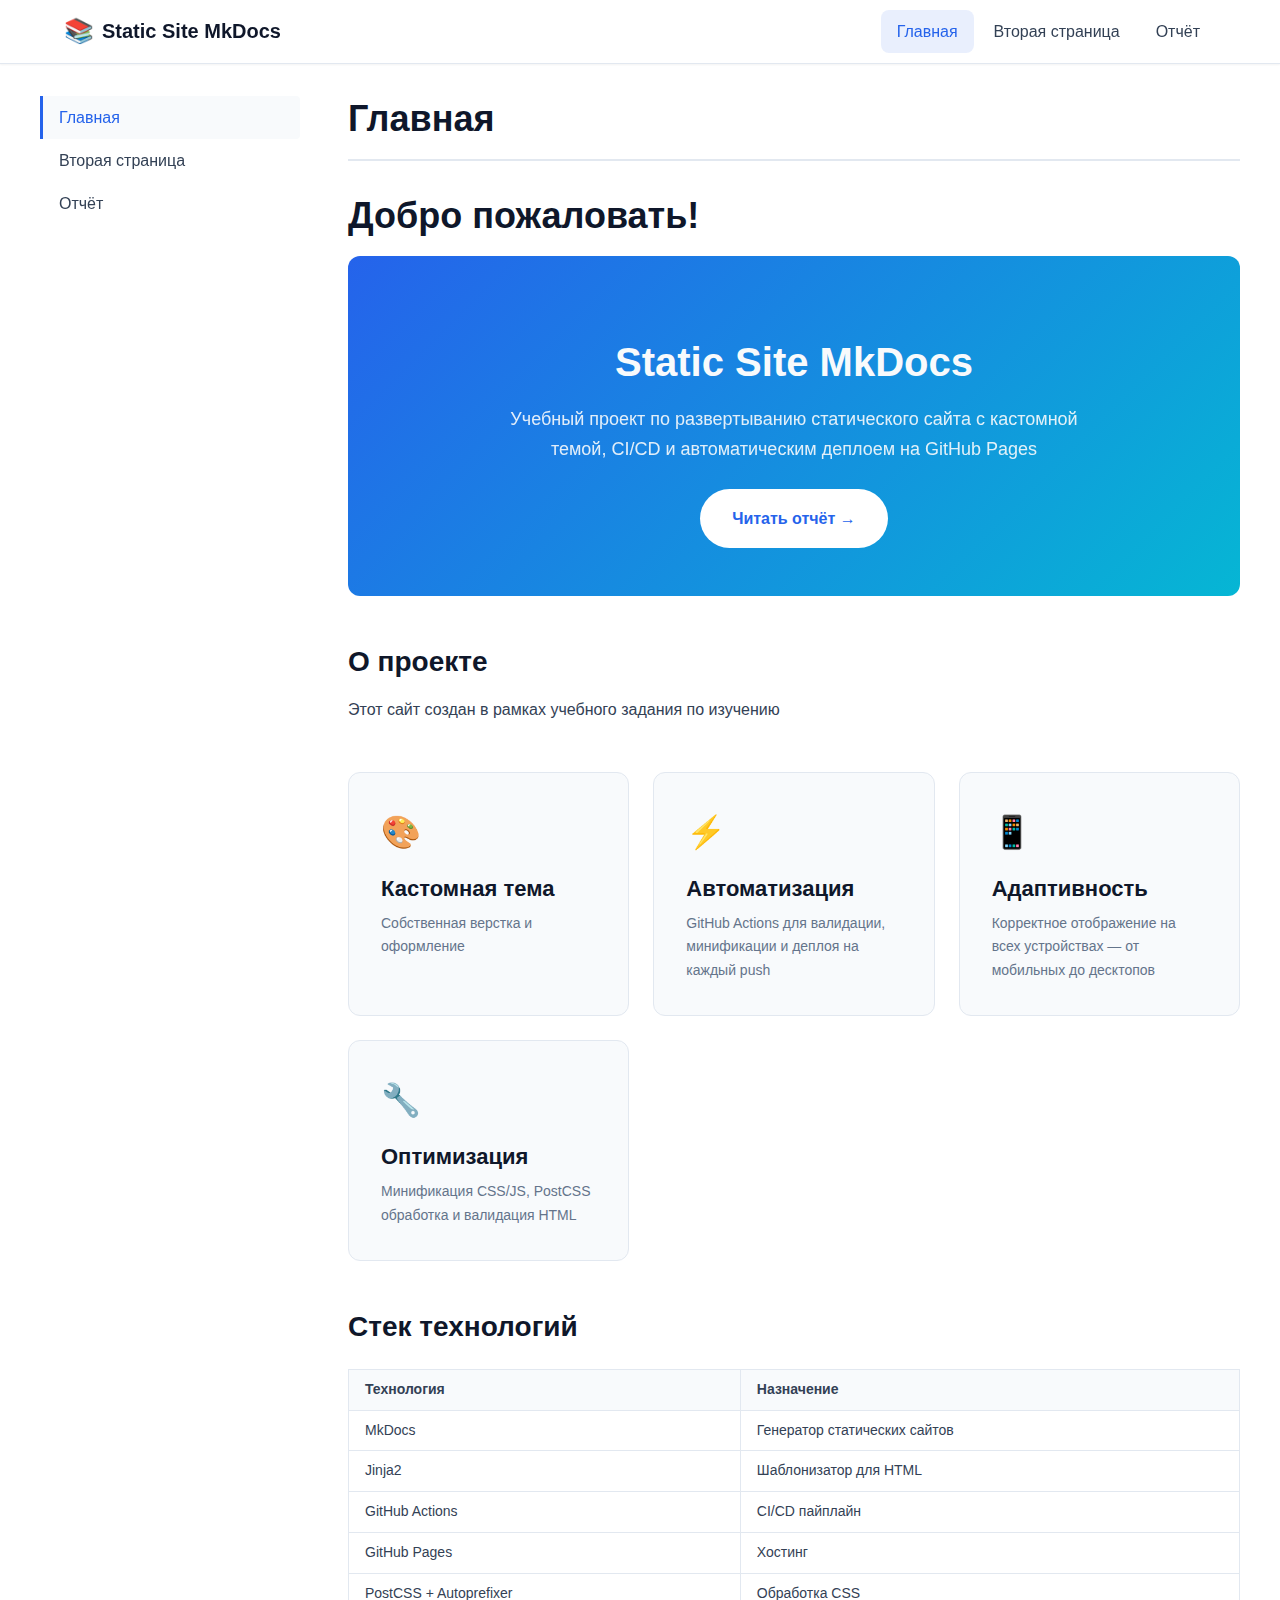
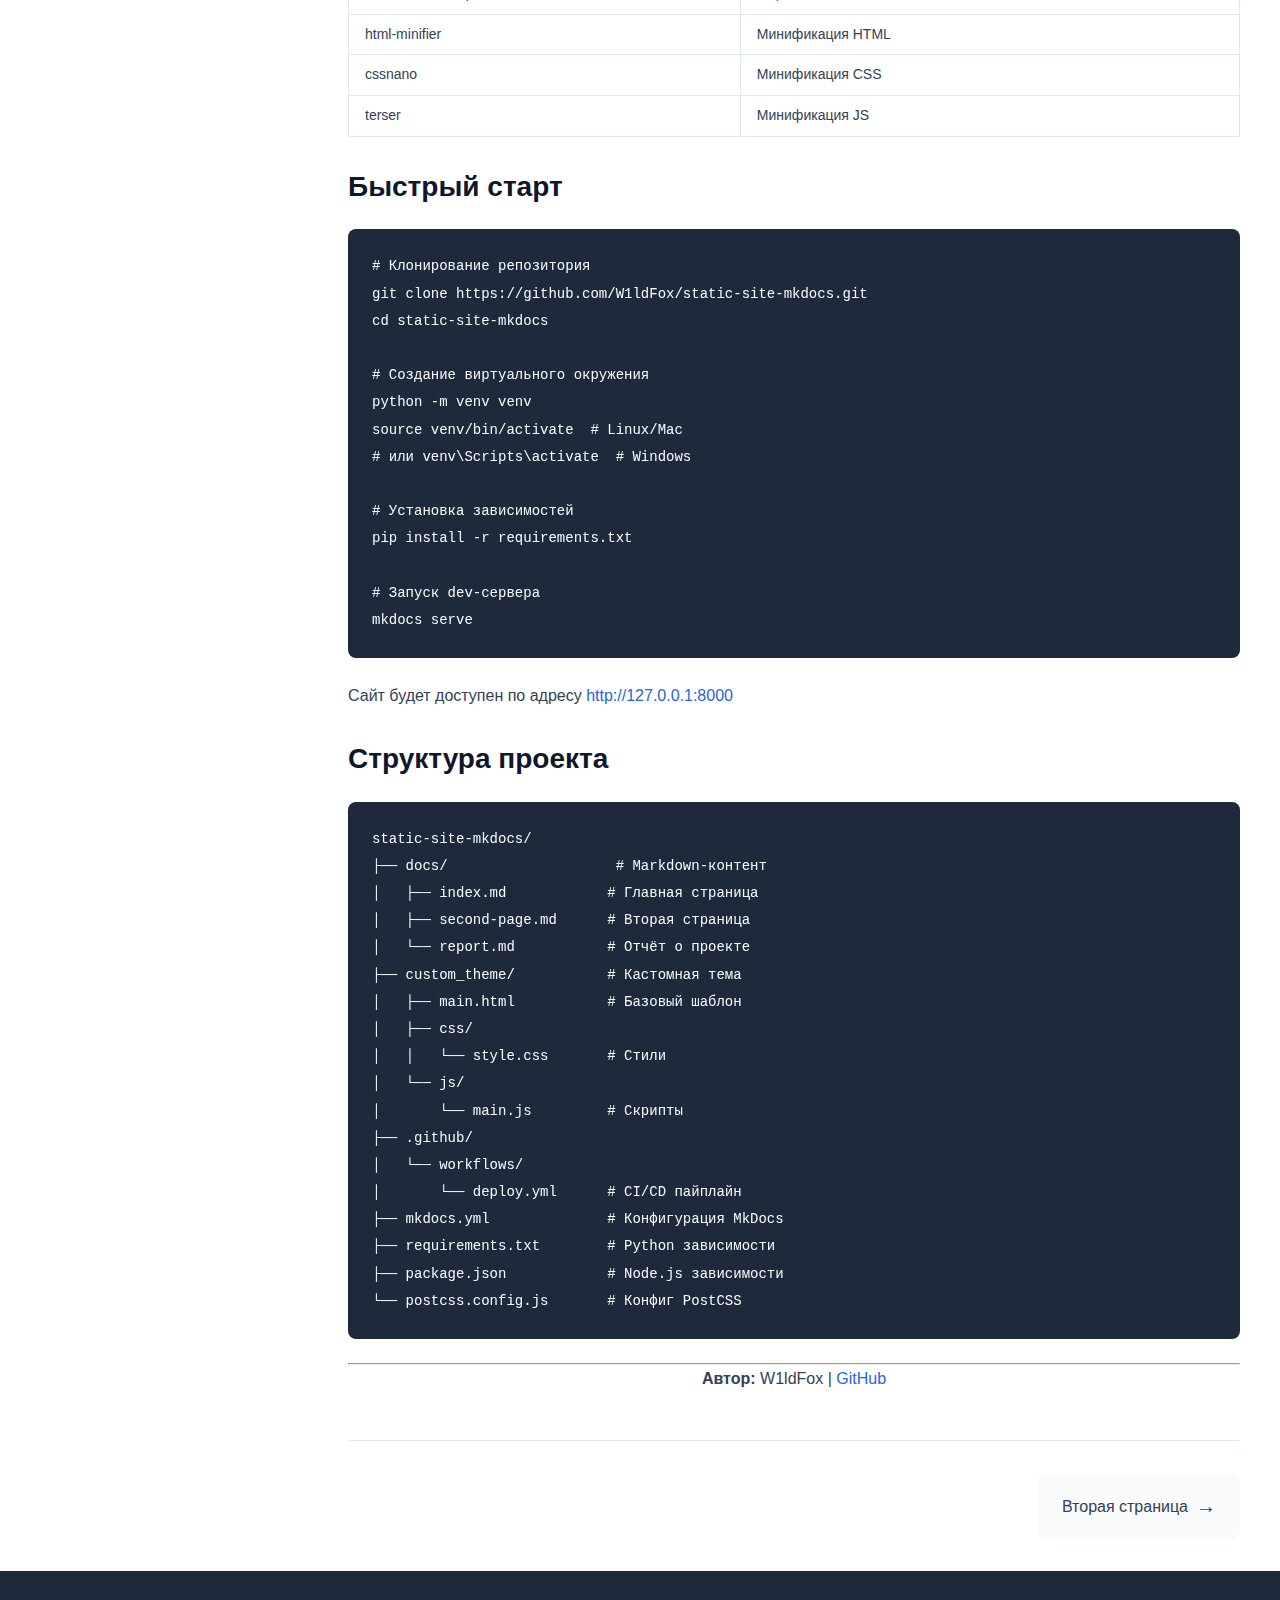
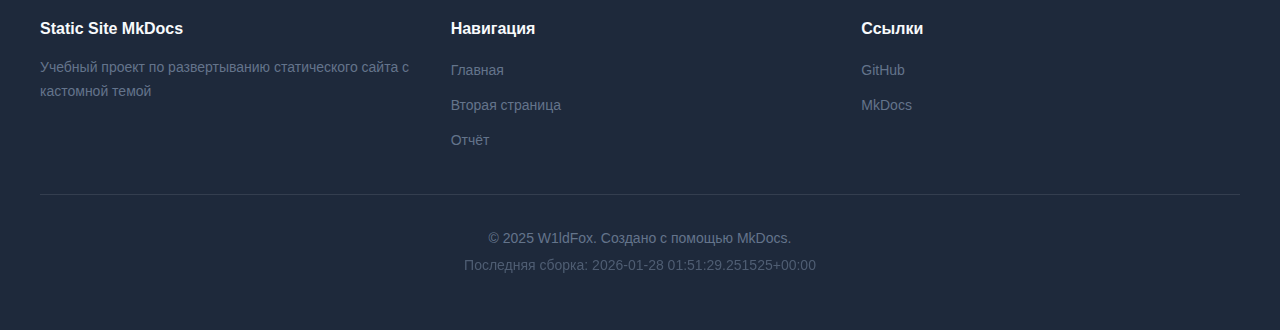
<file: index.html>
<!DOCTYPE html>
<html lang="ru">
<head>
    <meta charset="UTF-8">
    <meta name="viewport" content="width=device-width, initial-scale=1.0">
    
    <!-- Метаданные сайта -->
    <title>Главная - Static Site MkDocs</title>
    <meta name="description" content="Учебный проект по развертыванию статического сайта с кастомной темой">
    <meta name="author" content="W1ldFox">
    <meta name="generator" content="MkDocs 1.6.1">
    
    <!-- Open Graph -->
    <meta property="og:title" content="Главная - Static Site MkDocs">
    <meta property="og:description" content="Учебный проект по развертыванию статического сайта с кастомной темой">
    <meta property="og:type" content="website">
    <meta property="og:url" content="https://w1ldfox.github.io/static-site-mkdocs/">
    
    <!-- Favicon -->
    <link rel="icon" href="img/favicon.ico" type="image/x-icon">
    
    <!-- Стили -->
    <link rel="stylesheet" href="css/style.css">
    
    <!-- Дополнительные стили страницы -->
    
</head>
<body>
    <!-- Header -->
    <header class="site-header">
        <div class="header-container">
            <a href="https://w1ldfox.github.io/static-site-mkdocs/" class="logo">
                <span class="logo-icon">📚</span>
                <span class="logo-text">Static Site MkDocs</span>
            </a>
            
            <nav class="main-nav">
                <ul class="nav-list">
                    
                        
                            <li class="nav-item">
                                <a href="." class="nav-link active">
                                    Главная
                                </a>
                            </li>
                        
                    
                        
                            <li class="nav-item">
                                <a href="second-page/" class="nav-link ">
                                    Вторая страница
                                </a>
                            </li>
                        
                    
                        
                            <li class="nav-item">
                                <a href="report/" class="nav-link ">
                                    Отчёт
                                </a>
                            </li>
                        
                    
                </ul>
            </nav>
            
            <button class="mobile-menu-toggle" aria-label="Открыть меню">
                <span class="hamburger"></span>
            </button>
        </div>
    </header>

    <!-- Main Content -->
    <main class="site-main">
        
        <div class="content-wrapper">
            <!-- Боковая навигация (опционально) -->
            
            <aside class="sidebar">
                <nav class="sidebar-nav">
                    <ul>
                        
                            <li>
                                <a href="." class="active">
                                    Главная
                                </a>
                            </li>
                        
                            <li>
                                <a href="second-page/" >
                                    Вторая страница
                                </a>
                            </li>
                        
                            <li>
                                <a href="report/" >
                                    Отчёт
                                </a>
                            </li>
                        
                    </ul>
                </nav>
            </aside>
            
            
            <!-- Основной контент -->
            <article class="page-content">
                
                <h1 class="page-title">Главная</h1>
                
                
                <h1 id="_1">Добро пожаловать!</h1>
<div class="home-hero">
    <h1>Static Site MkDocs</h1>
    <p>Учебный проект по развертыванию статического сайта с кастомной темой, CI/CD и автоматическим деплоем на GitHub Pages</p>
    <a href="report/" class="btn">Читать отчёт →</a>
</div>

<h2 id="_2">О проекте</h2>
<p>Этот сайт создан в рамках учебного задания по изучению</p>
<div class="features">
    <div class="feature-card">
        <div class="icon">🎨</div>
        <h3>Кастомная тема</h3>
        <p>Собственная верстка и оформление</p>
    </div>
    <div class="feature-card">
        <div class="icon">⚡</div>
        <h3>Автоматизация</h3>
        <p>GitHub Actions для валидации, минификации и деплоя на каждый push</p>
    </div>
    <div class="feature-card">
        <div class="icon">📱</div>
        <h3>Адаптивность</h3>
        <p>Корректное отображение на всех устройствах — от мобильных до десктопов</p>
    </div>
    <div class="feature-card">
        <div class="icon">🔧</div>
        <h3>Оптимизация</h3>
        <p>Минификация CSS/JS, PostCSS обработка и валидация HTML</p>
    </div>
</div>

<h2 id="_3">Стек технологий</h2>
<table>
<thead>
<tr>
<th>Технология</th>
<th>Назначение</th>
</tr>
</thead>
<tbody>
<tr>
<td>MkDocs</td>
<td>Генератор статических сайтов</td>
</tr>
<tr>
<td>Jinja2</td>
<td>Шаблонизатор для HTML</td>
</tr>
<tr>
<td>GitHub Actions</td>
<td>CI/CD пайплайн</td>
</tr>
<tr>
<td>GitHub Pages</td>
<td>Хостинг</td>
</tr>
<tr>
<td>PostCSS + Autoprefixer</td>
<td>Обработка CSS</td>
</tr>
<tr>
<td>html-minifier</td>
<td>Минификация HTML</td>
</tr>
<tr>
<td>cssnano</td>
<td>Минификация CSS</td>
</tr>
<tr>
<td>terser</td>
<td>Минификация JS</td>
</tr>
</tbody>
</table>
<h2 id="_4">Быстрый старт</h2>
<pre class="codehilite"><code class="language-bash"># Клонирование репозитория
git clone https://github.com/W1ldFox/static-site-mkdocs.git
cd static-site-mkdocs

# Создание виртуального окружения
python -m venv venv
source venv/bin/activate  # Linux/Mac
# или venv\Scripts\activate  # Windows

# Установка зависимостей
pip install -r requirements.txt

# Запуск dev-сервера
mkdocs serve
</code></pre>

<p>Сайт будет доступен по адресу <a href="http://127.0.0.1:8000">http://127.0.0.1:8000</a></p>
<h2 id="_5">Структура проекта</h2>
<pre class="codehilite"><code>static-site-mkdocs/
├── docs/                    # Markdown-контент
│   ├── index.md            # Главная страница
│   ├── second-page.md      # Вторая страница
│   └── report.md           # Отчёт о проекте
├── custom_theme/           # Кастомная тема
│   ├── main.html           # Базовый шаблон
│   ├── css/
│   │   └── style.css       # Стили
│   └── js/
│       └── main.js         # Скрипты
├── .github/
│   └── workflows/
│       └── deploy.yml      # CI/CD пайплайн
├── mkdocs.yml              # Конфигурация MkDocs
├── requirements.txt        # Python зависимости
├── package.json            # Node.js зависимости
└── postcss.config.js       # Конфиг PostCSS
</code></pre>

<hr />
<p class="text-center">
    <strong>Автор:</strong> W1ldFox | 
    <a href="https://github.com/W1ldFox/static-site-mkdocs" target="_blank">GitHub</a>
</p>
                
                <!-- Навигация между страницами -->
                
                <nav class="page-nav">
                    
                    
                    
                    <a href="second-page/" class="nav-next">
                        <span class="nav-label">Вторая страница</span>
                        <span class="nav-arrow">→</span>
                    </a>
                    
                </nav>
                
            </article>
        </div>
        
    </main>

    <!-- Footer -->
    <footer class="site-footer">
        <div class="footer-container">
            <div class="footer-content">
                <div class="footer-section">
                    <h3>Static Site MkDocs</h3>
                    <p>Учебный проект по развертыванию статического сайта с кастомной темой</p>
                </div>
                
                <div class="footer-section">
                    <h3>Навигация</h3>
                    <ul class="footer-nav">
                        
                            <li><a href=".">Главная</a></li>
                        
                            <li><a href="second-page/">Вторая страница</a></li>
                        
                            <li><a href="report/">Отчёт</a></li>
                        
                    </ul>
                </div>
                
                <div class="footer-section">
                    <h3>Ссылки</h3>
                    <ul class="footer-links">
                        <li><a href="https://github.com/W1ldFox/static-site-mkdocs" target="_blank" rel="noopener">GitHub</a></li>
                        <li><a href="https://www.mkdocs.org/" target="_blank" rel="noopener">MkDocs</a></li>
                    </ul>
                </div>
            </div>
            
            <div class="footer-bottom">
                <p>&copy; 2025 W1ldFox. Создано с помощью MkDocs.</p>
                <p class="build-info">Последняя сборка: 2026-01-28 01:51:29.251525+00:00</p>
            </div>
        </div>
    </footer>

    <!-- Скрипты -->
    <script src="js/main.js"></script>
    
</body>
</html>
</file>
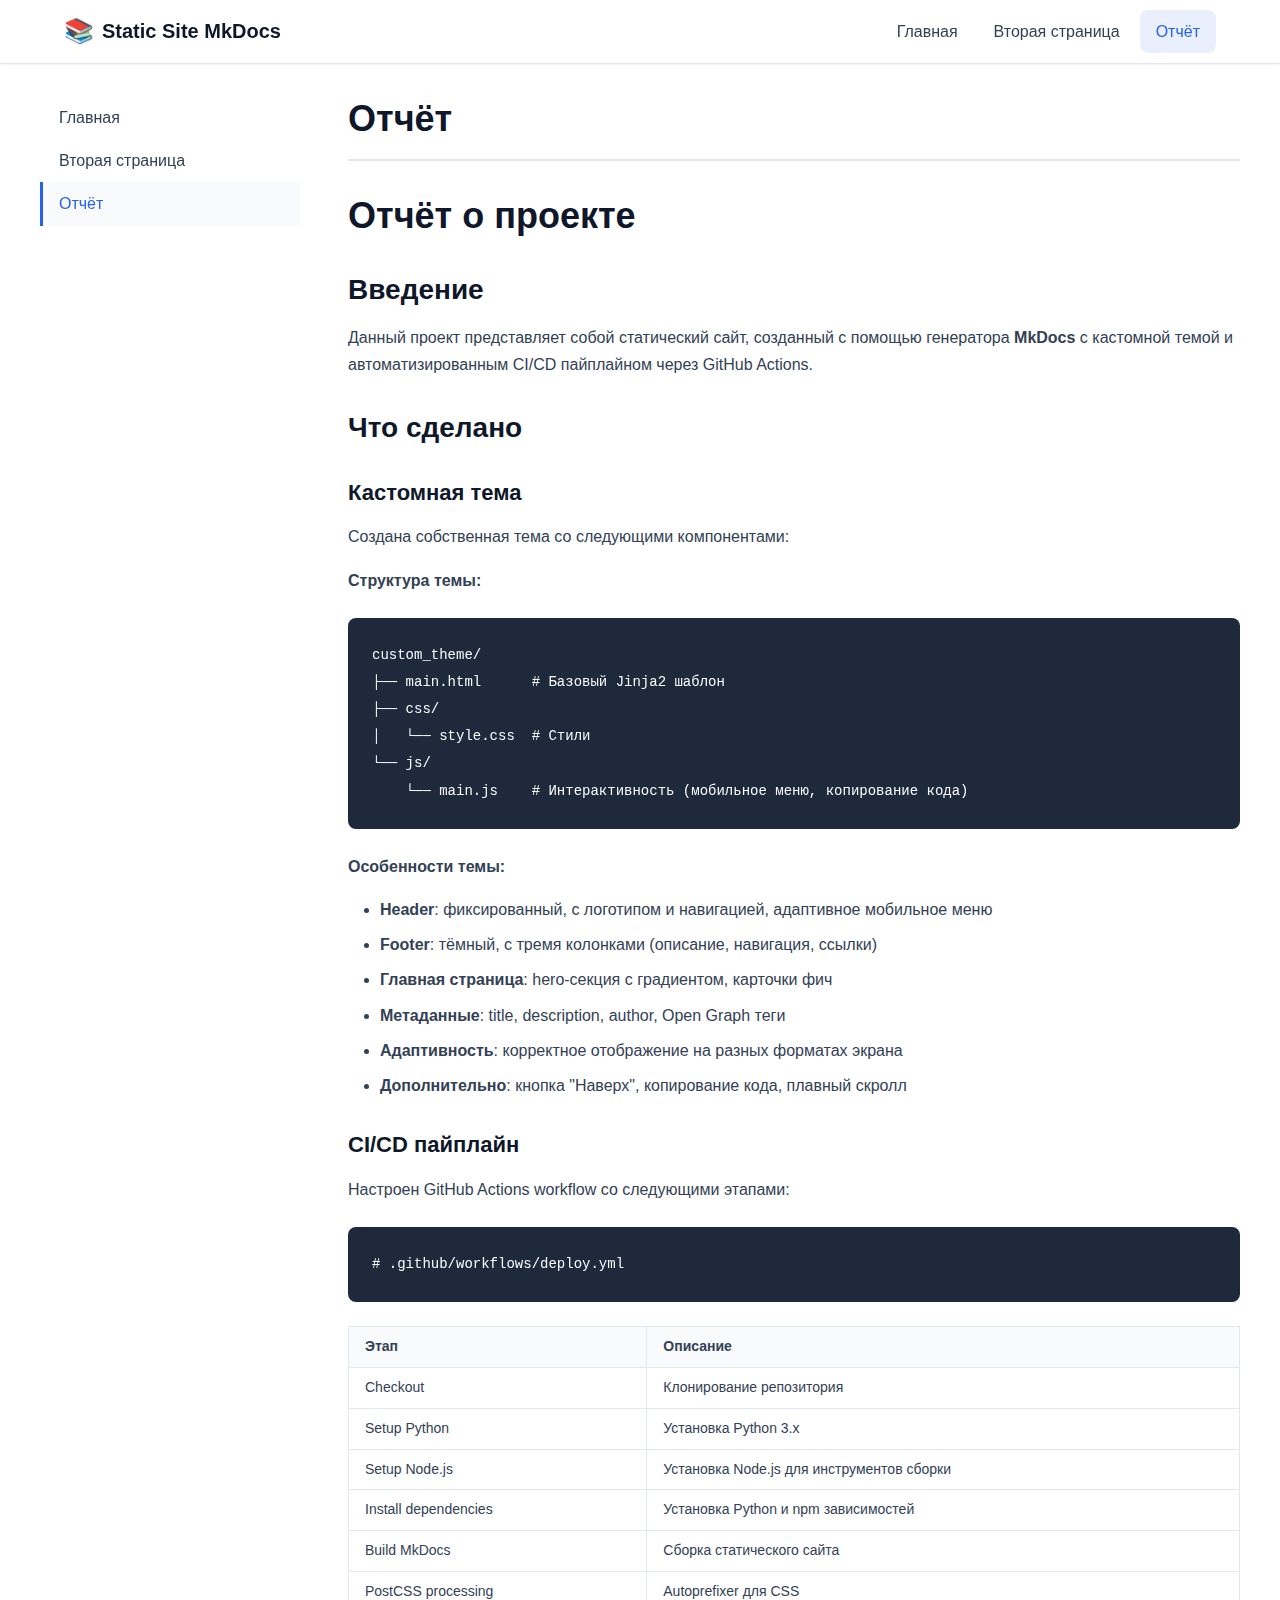
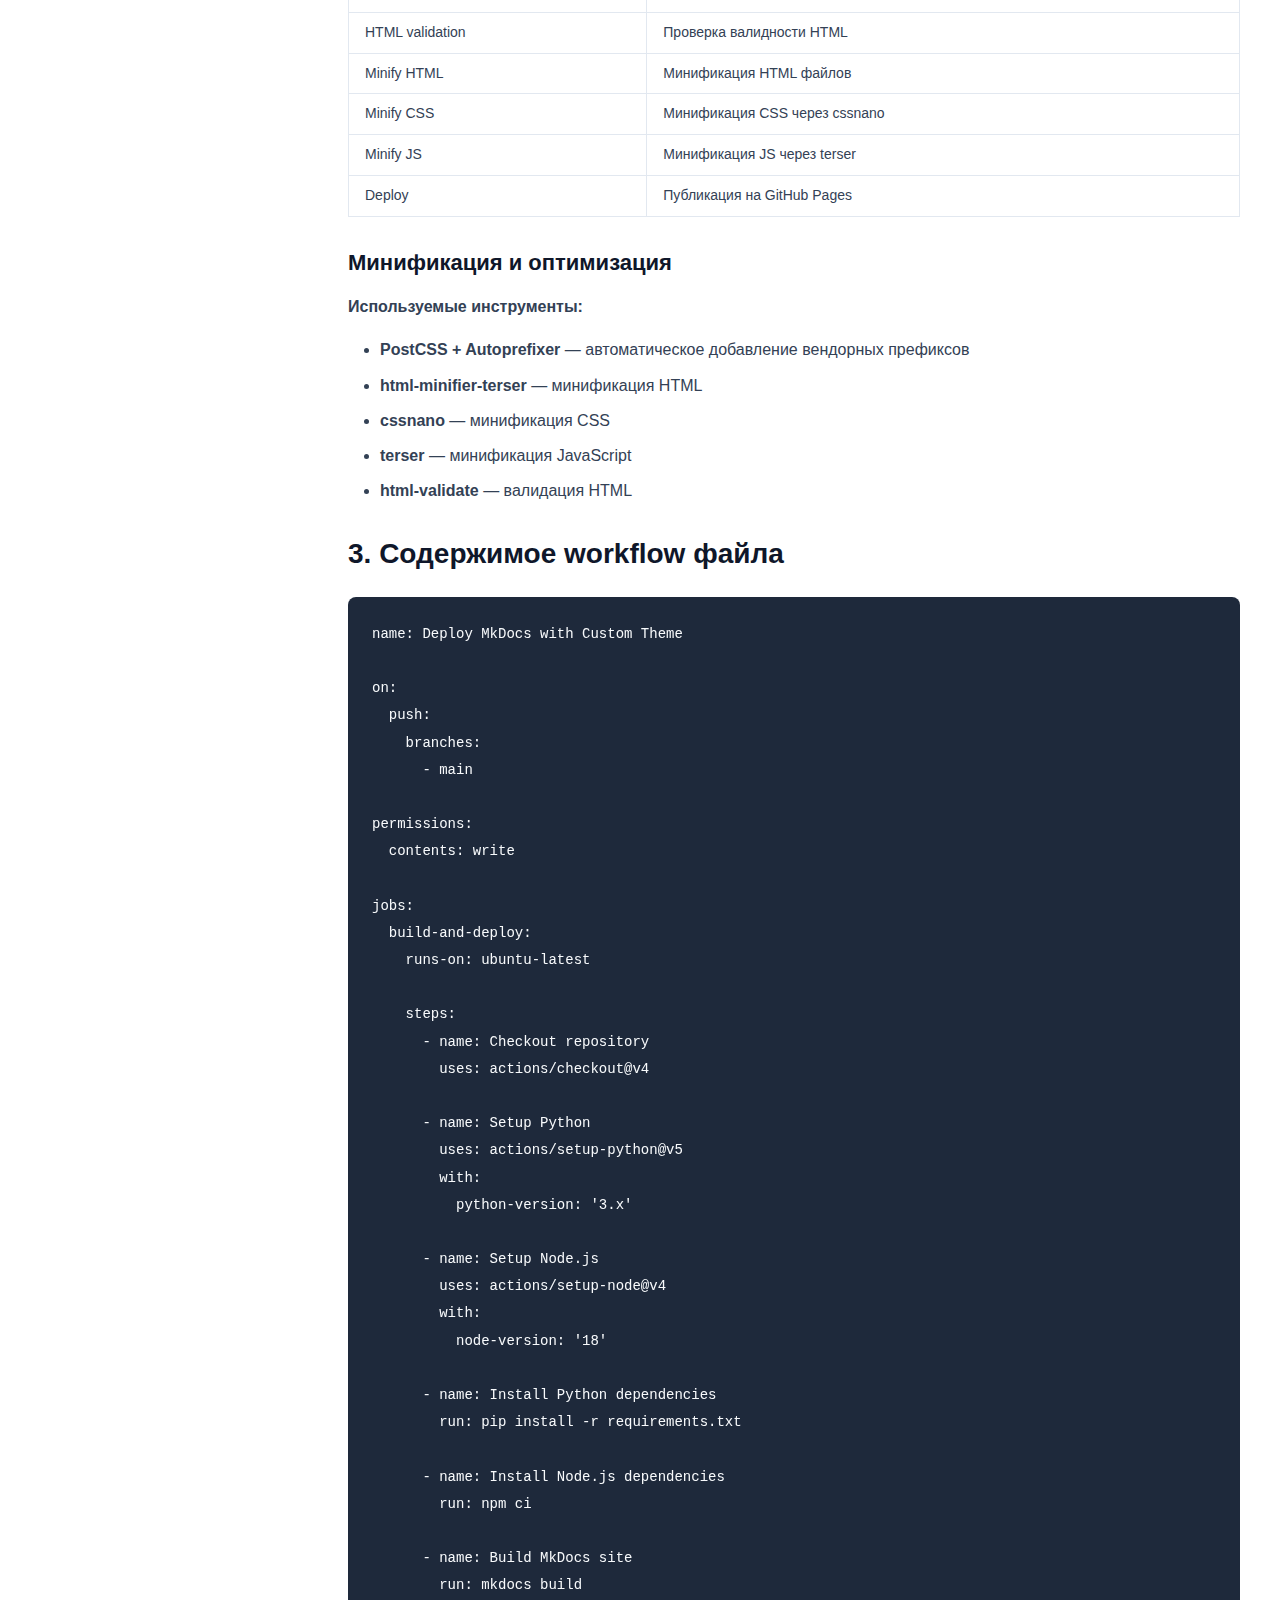
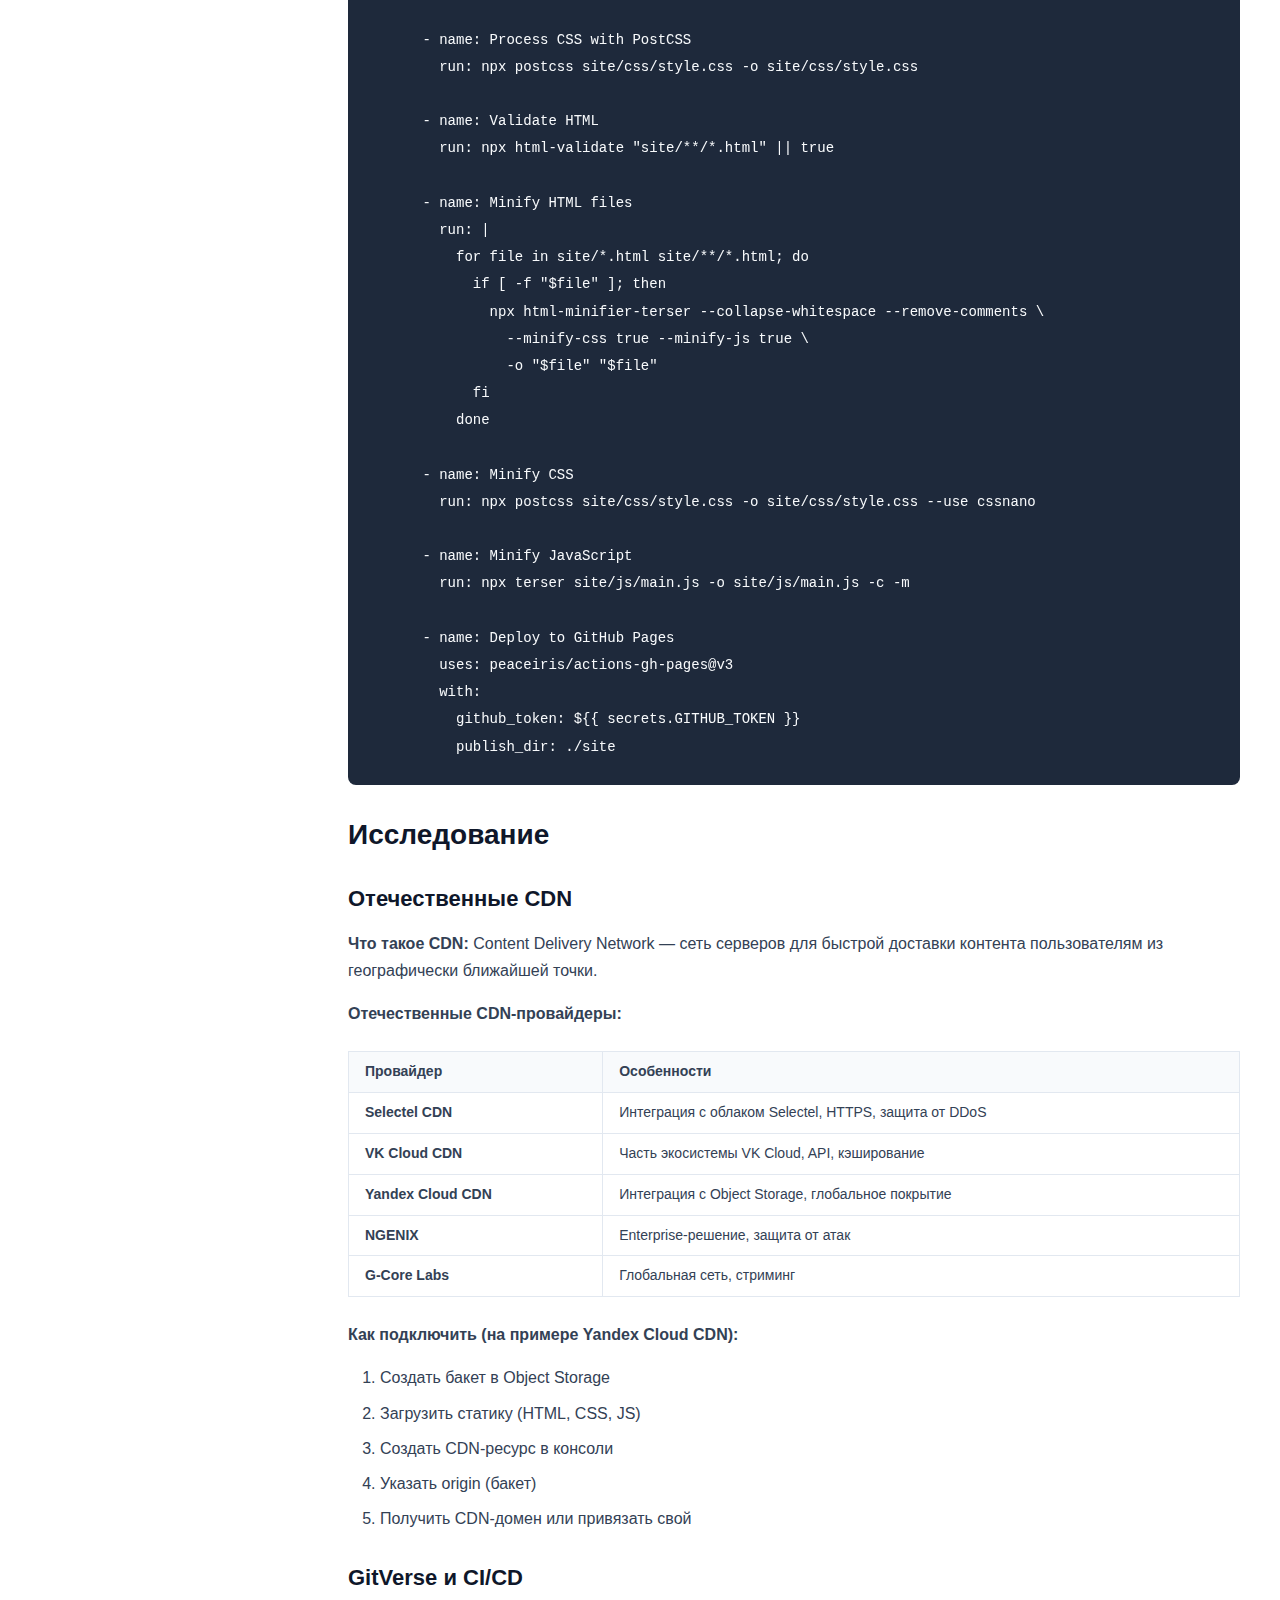
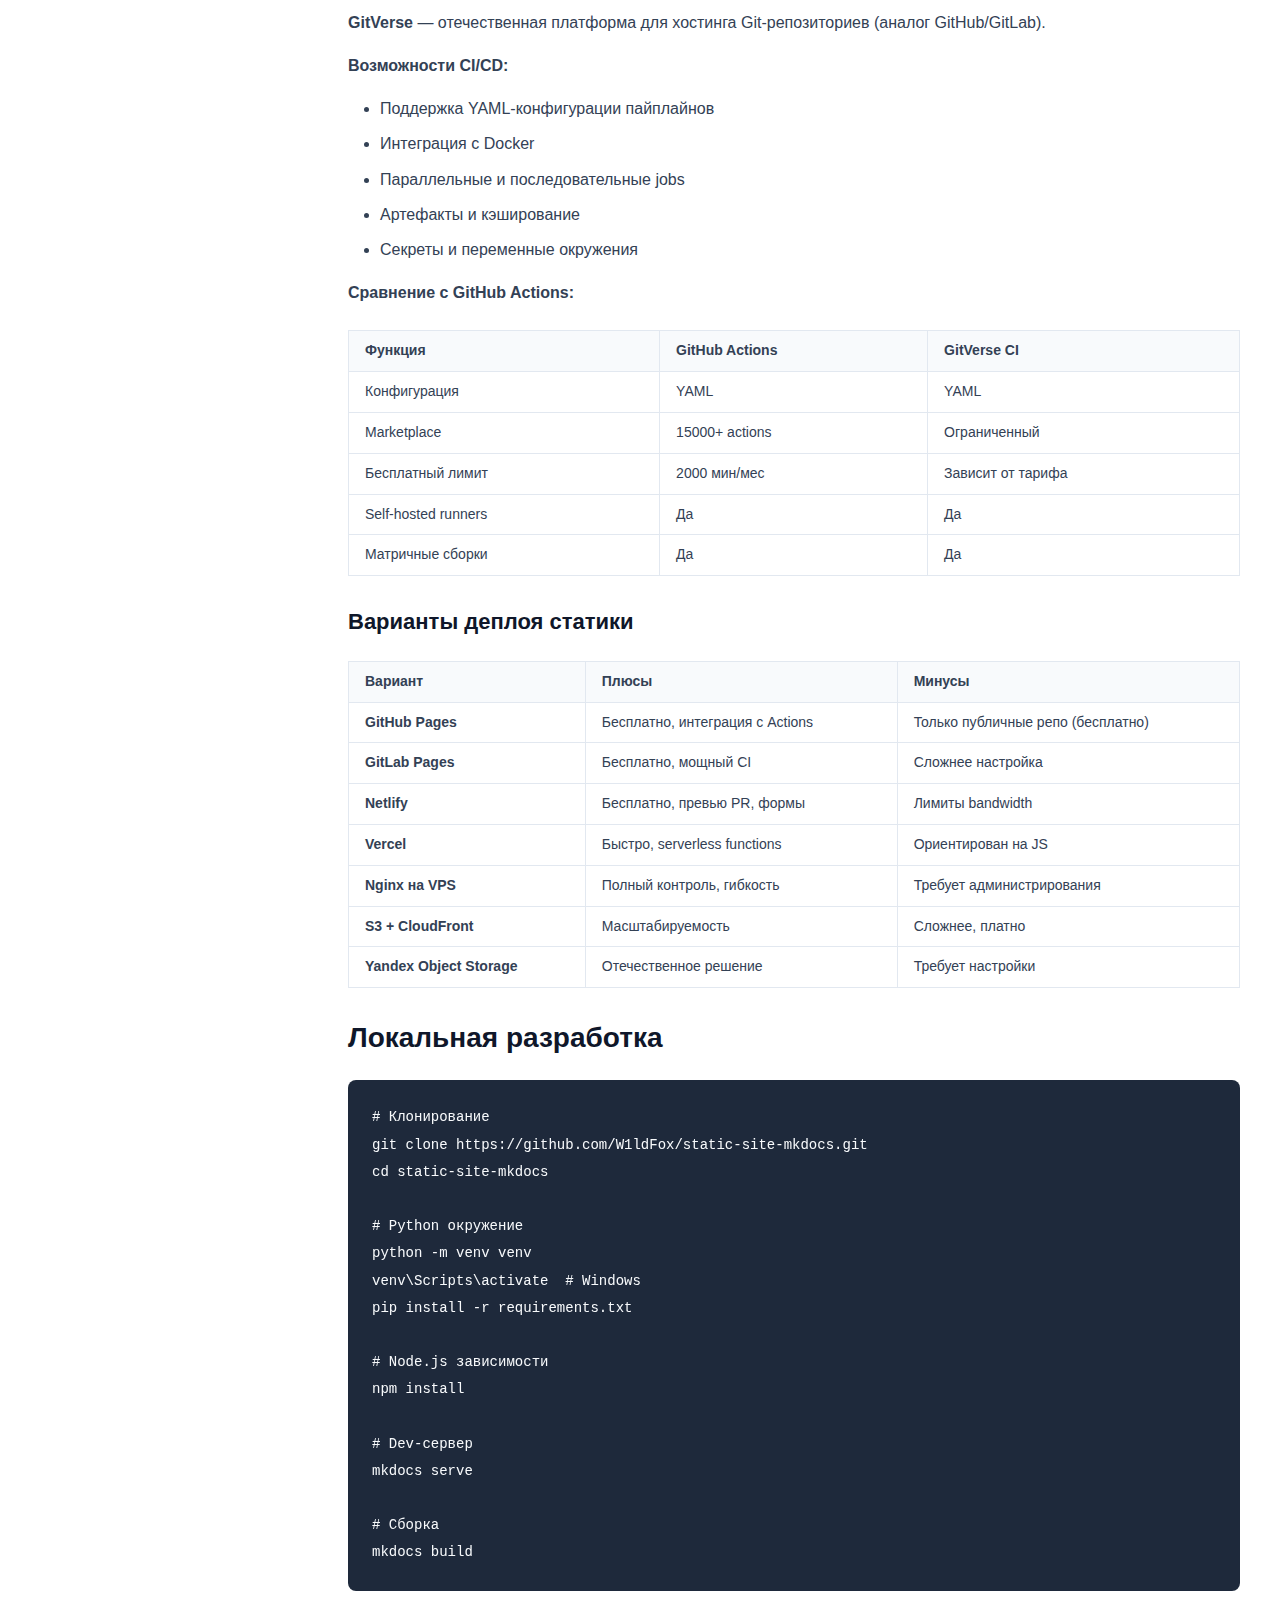
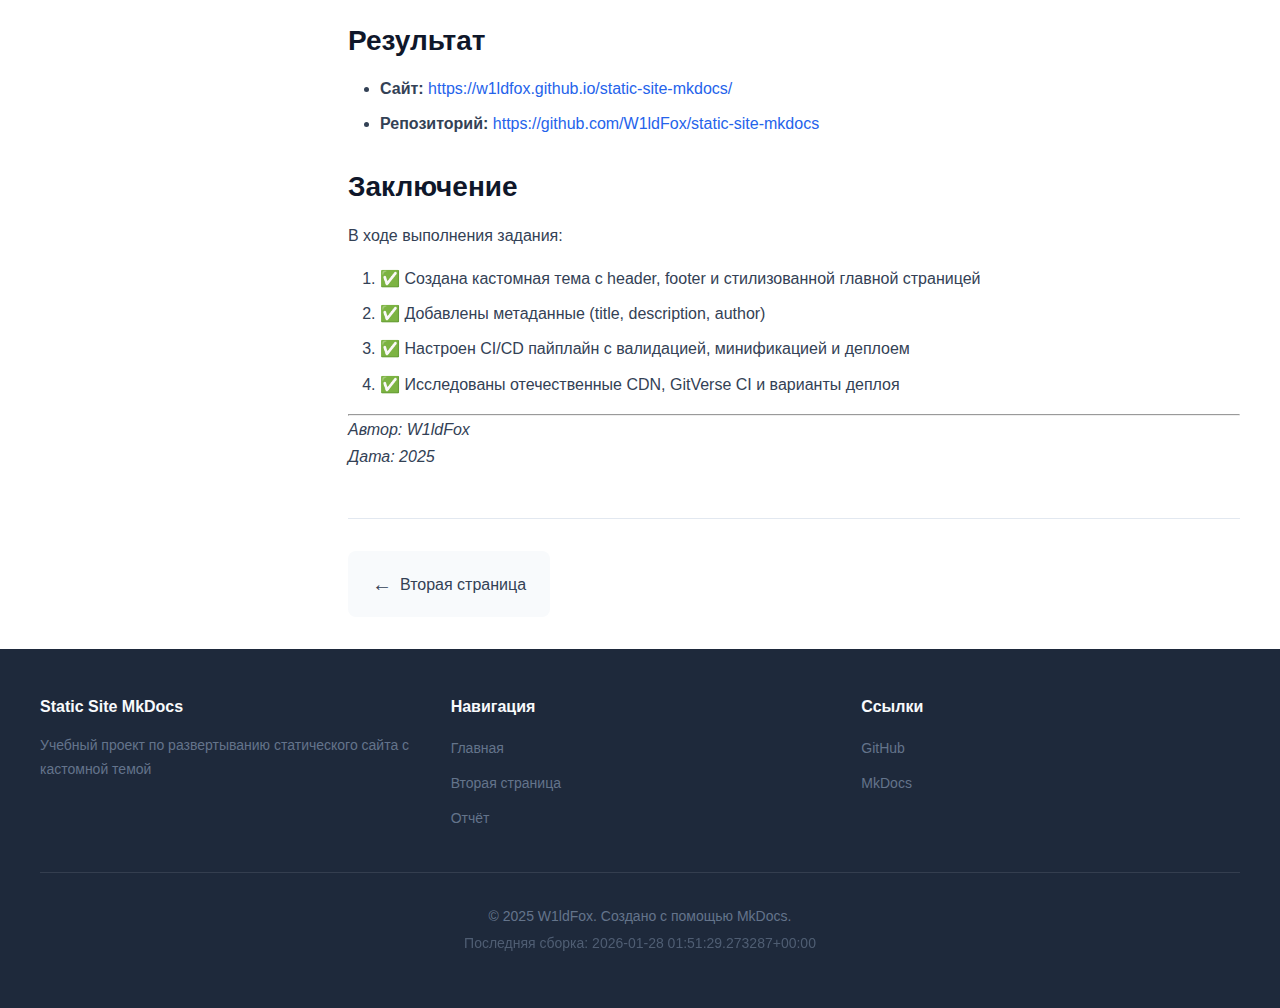
<file: report/index.html>
<!DOCTYPE html>
<html lang="ru">
<head>
    <meta charset="UTF-8">
    <meta name="viewport" content="width=device-width, initial-scale=1.0">
    
    <!-- Метаданные сайта -->
    <title>Отчёт - Static Site MkDocs</title>
    <meta name="description" content="Учебный проект по развертыванию статического сайта с кастомной темой">
    <meta name="author" content="W1ldFox">
    <meta name="generator" content="MkDocs 1.6.1">
    
    <!-- Open Graph -->
    <meta property="og:title" content="Отчёт - Static Site MkDocs">
    <meta property="og:description" content="Учебный проект по развертыванию статического сайта с кастомной темой">
    <meta property="og:type" content="website">
    <meta property="og:url" content="https://w1ldfox.github.io/static-site-mkdocs/">
    
    <!-- Favicon -->
    <link rel="icon" href="../img/favicon.ico" type="image/x-icon">
    
    <!-- Стили -->
    <link rel="stylesheet" href="../css/style.css">
    
    <!-- Дополнительные стили страницы -->
    
</head>
<body>
    <!-- Header -->
    <header class="site-header">
        <div class="header-container">
            <a href="https://w1ldfox.github.io/static-site-mkdocs/" class="logo">
                <span class="logo-icon">📚</span>
                <span class="logo-text">Static Site MkDocs</span>
            </a>
            
            <nav class="main-nav">
                <ul class="nav-list">
                    
                        
                            <li class="nav-item">
                                <a href=".." class="nav-link ">
                                    Главная
                                </a>
                            </li>
                        
                    
                        
                            <li class="nav-item">
                                <a href="../second-page/" class="nav-link ">
                                    Вторая страница
                                </a>
                            </li>
                        
                    
                        
                            <li class="nav-item">
                                <a href="./" class="nav-link active">
                                    Отчёт
                                </a>
                            </li>
                        
                    
                </ul>
            </nav>
            
            <button class="mobile-menu-toggle" aria-label="Открыть меню">
                <span class="hamburger"></span>
            </button>
        </div>
    </header>

    <!-- Main Content -->
    <main class="site-main">
        
        <div class="content-wrapper">
            <!-- Боковая навигация (опционально) -->
            
            <aside class="sidebar">
                <nav class="sidebar-nav">
                    <ul>
                        
                            <li>
                                <a href=".." >
                                    Главная
                                </a>
                            </li>
                        
                            <li>
                                <a href="../second-page/" >
                                    Вторая страница
                                </a>
                            </li>
                        
                            <li>
                                <a href="./" class="active">
                                    Отчёт
                                </a>
                            </li>
                        
                    </ul>
                </nav>
            </aside>
            
            
            <!-- Основной контент -->
            <article class="page-content">
                
                <h1 class="page-title">Отчёт</h1>
                
                
                <h1 id="_1">Отчёт о проекте</h1>
<h2 id="_2">Введение</h2>
<p>Данный проект представляет собой статический сайт, созданный с помощью генератора <strong>MkDocs</strong> с кастомной темой и автоматизированным CI/CD пайплайном через GitHub Actions.</p>
<h2 id="_3">Что сделано</h2>
<h3 id="_4">Кастомная тема</h3>
<p>Создана собственная тема со следующими компонентами:</p>
<p><strong>Структура темы:</strong></p>
<pre class="codehilite"><code>custom_theme/
├── main.html      # Базовый Jinja2 шаблон
├── css/
│   └── style.css  # Стили 
└── js/
    └── main.js    # Интерактивность (мобильное меню, копирование кода)
</code></pre>

<p><strong>Особенности темы:</strong></p>
<ul>
<li><strong>Header</strong>: фиксированный, с логотипом и навигацией, адаптивное мобильное меню</li>
<li><strong>Footer</strong>: тёмный, с тремя колонками (описание, навигация, ссылки)</li>
<li><strong>Главная страница</strong>: hero-секция с градиентом, карточки фич</li>
<li><strong>Метаданные</strong>: title, description, author, Open Graph теги</li>
<li><strong>Адаптивность</strong>: корректное отображение на разных форматах экрана</li>
<li><strong>Дополнительно</strong>: кнопка "Наверх", копирование кода, плавный скролл</li>
</ul>
<h3 id="cicd">CI/CD пайплайн</h3>
<p>Настроен GitHub Actions workflow со следующими этапами:</p>
<pre class="codehilite"><code class="language-yaml"># .github/workflows/deploy.yml
</code></pre>

<table>
<thead>
<tr>
<th>Этап</th>
<th>Описание</th>
</tr>
</thead>
<tbody>
<tr>
<td>Checkout</td>
<td>Клонирование репозитория</td>
</tr>
<tr>
<td>Setup Python</td>
<td>Установка Python 3.x</td>
</tr>
<tr>
<td>Setup Node.js</td>
<td>Установка Node.js для инструментов сборки</td>
</tr>
<tr>
<td>Install dependencies</td>
<td>Установка Python и npm зависимостей</td>
</tr>
<tr>
<td>Build MkDocs</td>
<td>Сборка статического сайта</td>
</tr>
<tr>
<td>PostCSS processing</td>
<td>Autoprefixer для CSS</td>
</tr>
<tr>
<td>HTML validation</td>
<td>Проверка валидности HTML</td>
</tr>
<tr>
<td>Minify HTML</td>
<td>Минификация HTML файлов</td>
</tr>
<tr>
<td>Minify CSS</td>
<td>Минификация CSS через cssnano</td>
</tr>
<tr>
<td>Minify JS</td>
<td>Минификация JS через terser</td>
</tr>
<tr>
<td>Deploy</td>
<td>Публикация на GitHub Pages</td>
</tr>
</tbody>
</table>
<h3 id="_5">Минификация и оптимизация</h3>
<p><strong>Используемые инструменты:</strong></p>
<ul>
<li><strong>PostCSS + Autoprefixer</strong> — автоматическое добавление вендорных префиксов</li>
<li><strong>html-minifier-terser</strong> — минификация HTML</li>
<li><strong>cssnano</strong> — минификация CSS</li>
<li><strong>terser</strong> — минификация JavaScript</li>
<li><strong>html-validate</strong> — валидация HTML</li>
</ul>
<h2 id="3-workflow">3. Содержимое workflow файла</h2>
<pre class="codehilite"><code class="language-yaml">name: Deploy MkDocs with Custom Theme

on:
  push:
    branches:
      - main

permissions:
  contents: write

jobs:
  build-and-deploy:
    runs-on: ubuntu-latest

    steps:
      - name: Checkout repository
        uses: actions/checkout@v4

      - name: Setup Python
        uses: actions/setup-python@v5
        with:
          python-version: '3.x'

      - name: Setup Node.js
        uses: actions/setup-node@v4
        with:
          node-version: '18'

      - name: Install Python dependencies
        run: pip install -r requirements.txt

      - name: Install Node.js dependencies
        run: npm ci

      - name: Build MkDocs site
        run: mkdocs build

      - name: Process CSS with PostCSS
        run: npx postcss site/css/style.css -o site/css/style.css

      - name: Validate HTML
        run: npx html-validate &quot;site/**/*.html&quot; || true

      - name: Minify HTML files
        run: |
          for file in site/*.html site/**/*.html; do
            if [ -f &quot;$file&quot; ]; then
              npx html-minifier-terser --collapse-whitespace --remove-comments \
                --minify-css true --minify-js true \
                -o &quot;$file&quot; &quot;$file&quot;
            fi
          done

      - name: Minify CSS
        run: npx postcss site/css/style.css -o site/css/style.css --use cssnano

      - name: Minify JavaScript
        run: npx terser site/js/main.js -o site/js/main.js -c -m

      - name: Deploy to GitHub Pages
        uses: peaceiris/actions-gh-pages@v3
        with:
          github_token: ${{ secrets.GITHUB_TOKEN }}
          publish_dir: ./site
</code></pre>

<h2 id="_6">Исследование</h2>
<h3 id="cdn">Отечественные CDN</h3>
<p><strong>Что такое CDN:</strong>
Content Delivery Network — сеть серверов для быстрой доставки контента пользователям из географически ближайшей точки.</p>
<p><strong>Отечественные CDN-провайдеры:</strong></p>
<table>
<thead>
<tr>
<th>Провайдер</th>
<th>Особенности</th>
</tr>
</thead>
<tbody>
<tr>
<td><strong>Selectel CDN</strong></td>
<td>Интеграция с облаком Selectel, HTTPS, защита от DDoS</td>
</tr>
<tr>
<td><strong>VK Cloud CDN</strong></td>
<td>Часть экосистемы VK Cloud, API, кэширование</td>
</tr>
<tr>
<td><strong>Yandex Cloud CDN</strong></td>
<td>Интеграция с Object Storage, глобальное покрытие</td>
</tr>
<tr>
<td><strong>NGENIX</strong></td>
<td>Enterprise-решение, защита от атак</td>
</tr>
<tr>
<td><strong>G-Core Labs</strong></td>
<td>Глобальная сеть, стриминг</td>
</tr>
</tbody>
</table>
<p><strong>Как подключить (на примере Yandex Cloud CDN):</strong></p>
<ol>
<li>Создать бакет в Object Storage</li>
<li>Загрузить статику (HTML, CSS, JS)</li>
<li>Создать CDN-ресурс в консоли</li>
<li>Указать origin (бакет)</li>
<li>Получить CDN-домен или привязать свой</li>
</ol>
<h3 id="gitverse-cicd">GitVerse и CI/CD</h3>
<p><strong>GitVerse</strong> — отечественная платформа для хостинга Git-репозиториев (аналог GitHub/GitLab).</p>
<p><strong>Возможности CI/CD:</strong></p>
<ul>
<li>Поддержка YAML-конфигурации пайплайнов</li>
<li>Интеграция с Docker</li>
<li>Параллельные и последовательные jobs</li>
<li>Артефакты и кэширование</li>
<li>Секреты и переменные окружения</li>
</ul>
<p><strong>Сравнение с GitHub Actions:</strong></p>
<table>
<thead>
<tr>
<th>Функция</th>
<th>GitHub Actions</th>
<th>GitVerse CI</th>
</tr>
</thead>
<tbody>
<tr>
<td>Конфигурация</td>
<td>YAML</td>
<td>YAML</td>
</tr>
<tr>
<td>Marketplace</td>
<td>15000+ actions</td>
<td>Ограниченный</td>
</tr>
<tr>
<td>Бесплатный лимит</td>
<td>2000 мин/мес</td>
<td>Зависит от тарифа</td>
</tr>
<tr>
<td>Self-hosted runners</td>
<td>Да</td>
<td>Да</td>
</tr>
<tr>
<td>Матричные сборки</td>
<td>Да</td>
<td>Да</td>
</tr>
</tbody>
</table>
<h3 id="_7">Варианты деплоя статики</h3>
<table>
<thead>
<tr>
<th>Вариант</th>
<th>Плюсы</th>
<th>Минусы</th>
</tr>
</thead>
<tbody>
<tr>
<td><strong>GitHub Pages</strong></td>
<td>Бесплатно, интеграция с Actions</td>
<td>Только публичные репо (бесплатно)</td>
</tr>
<tr>
<td><strong>GitLab Pages</strong></td>
<td>Бесплатно, мощный CI</td>
<td>Сложнее настройка</td>
</tr>
<tr>
<td><strong>Netlify</strong></td>
<td>Бесплатно, превью PR, формы</td>
<td>Лимиты bandwidth</td>
</tr>
<tr>
<td><strong>Vercel</strong></td>
<td>Быстро, serverless functions</td>
<td>Ориентирован на JS</td>
</tr>
<tr>
<td><strong>Nginx на VPS</strong></td>
<td>Полный контроль, гибкость</td>
<td>Требует администрирования</td>
</tr>
<tr>
<td><strong>S3 + CloudFront</strong></td>
<td>Масштабируемость</td>
<td>Сложнее, платно</td>
</tr>
<tr>
<td><strong>Yandex Object Storage</strong></td>
<td>Отечественное решение</td>
<td>Требует настройки</td>
</tr>
</tbody>
</table>
<h2 id="_8">Локальная разработка</h2>
<pre class="codehilite"><code class="language-bash"># Клонирование
git clone https://github.com/W1ldFox/static-site-mkdocs.git
cd static-site-mkdocs

# Python окружение
python -m venv venv
venv\Scripts\activate  # Windows
pip install -r requirements.txt

# Node.js зависимости
npm install

# Dev-сервер
mkdocs serve

# Сборка
mkdocs build
</code></pre>

<h2 id="_9">Результат</h2>
<ul>
<li><strong>Сайт:</strong> <a href="https://w1ldfox.github.io/static-site-mkdocs/">https://w1ldfox.github.io/static-site-mkdocs/</a></li>
<li><strong>Репозиторий:</strong> <a href="https://github.com/W1ldFox/static-site-mkdocs">https://github.com/W1ldFox/static-site-mkdocs</a></li>
</ul>
<h2 id="_10">Заключение</h2>
<p>В ходе выполнения задания:</p>
<ol>
<li>✅ Создана кастомная тема с header, footer и стилизованной главной страницей</li>
<li>✅ Добавлены метаданные (title, description, author)</li>
<li>✅ Настроен CI/CD пайплайн с валидацией, минификацией и деплоем</li>
<li>✅ Исследованы отечественные CDN, GitVerse CI и варианты деплоя</li>
</ol>
<hr />
<p><em>Автор: W1ldFox</em><br />
<em>Дата: 2025</em></p>
                
                <!-- Навигация между страницами -->
                
                <nav class="page-nav">
                    
                    <a href="../second-page/" class="nav-prev">
                        <span class="nav-arrow">←</span>
                        <span class="nav-label">Вторая страница</span>
                    </a>
                    
                    
                    
                </nav>
                
            </article>
        </div>
        
    </main>

    <!-- Footer -->
    <footer class="site-footer">
        <div class="footer-container">
            <div class="footer-content">
                <div class="footer-section">
                    <h3>Static Site MkDocs</h3>
                    <p>Учебный проект по развертыванию статического сайта с кастомной темой</p>
                </div>
                
                <div class="footer-section">
                    <h3>Навигация</h3>
                    <ul class="footer-nav">
                        
                            <li><a href="..">Главная</a></li>
                        
                            <li><a href="../second-page/">Вторая страница</a></li>
                        
                            <li><a href="./">Отчёт</a></li>
                        
                    </ul>
                </div>
                
                <div class="footer-section">
                    <h3>Ссылки</h3>
                    <ul class="footer-links">
                        <li><a href="https://github.com/W1ldFox/static-site-mkdocs" target="_blank" rel="noopener">GitHub</a></li>
                        <li><a href="https://www.mkdocs.org/" target="_blank" rel="noopener">MkDocs</a></li>
                    </ul>
                </div>
            </div>
            
            <div class="footer-bottom">
                <p>&copy; 2025 W1ldFox. Создано с помощью MkDocs.</p>
                <p class="build-info">Последняя сборка: 2026-01-28 01:51:29.273287+00:00</p>
            </div>
        </div>
    </footer>

    <!-- Скрипты -->
    <script src="../js/main.js"></script>
    
</body>
</html>
</file>
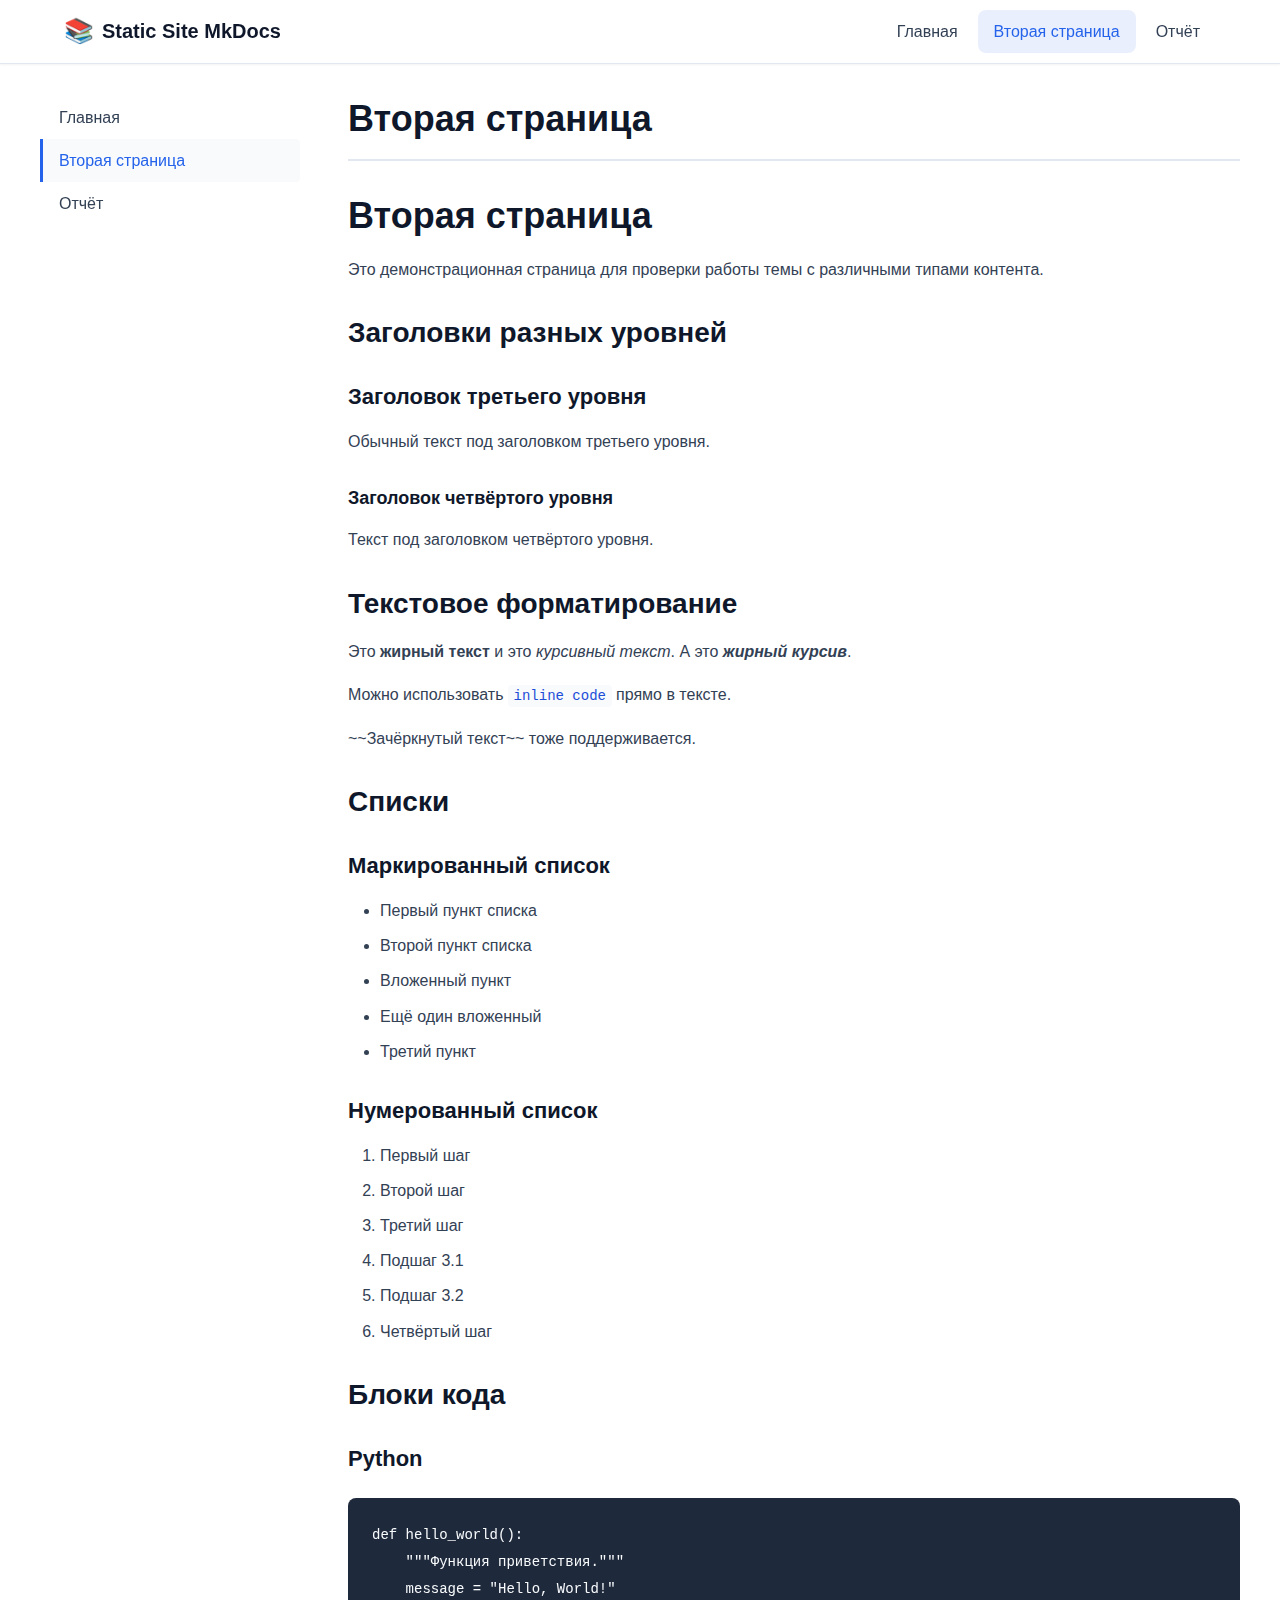
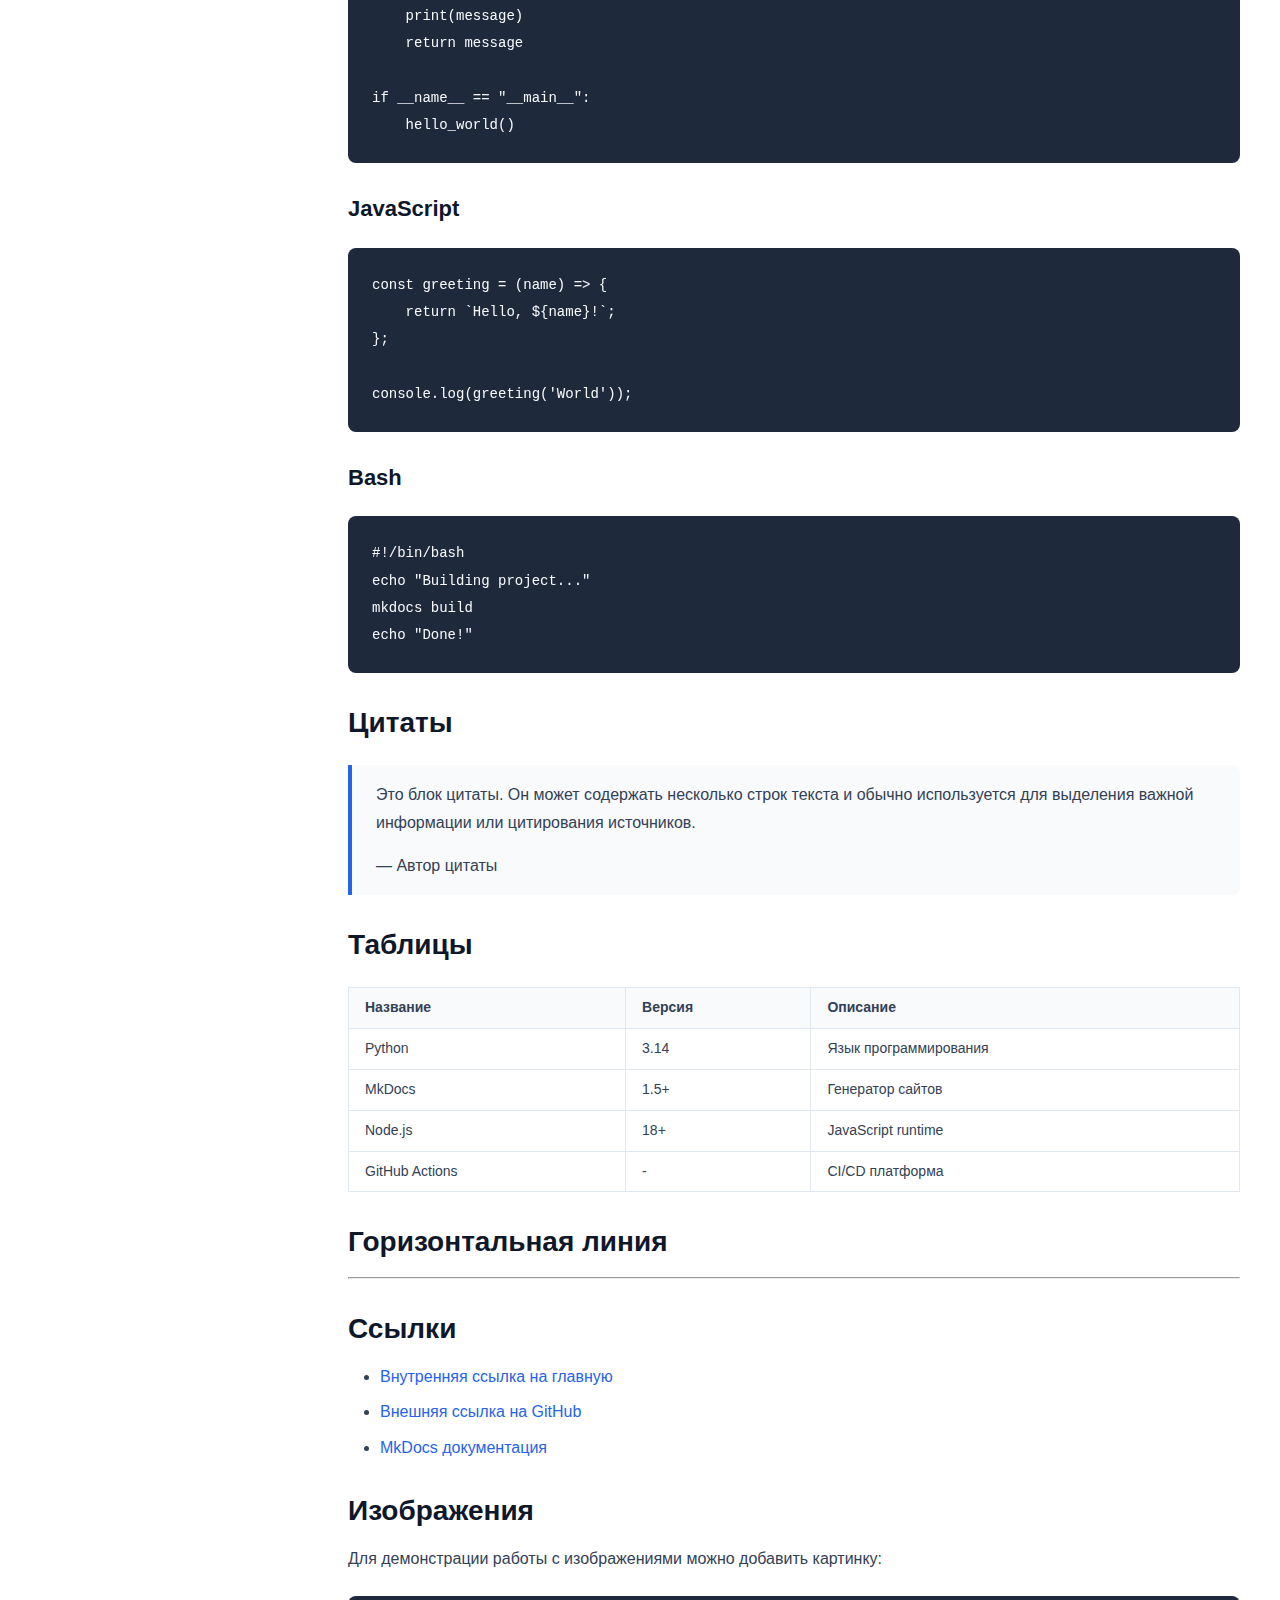
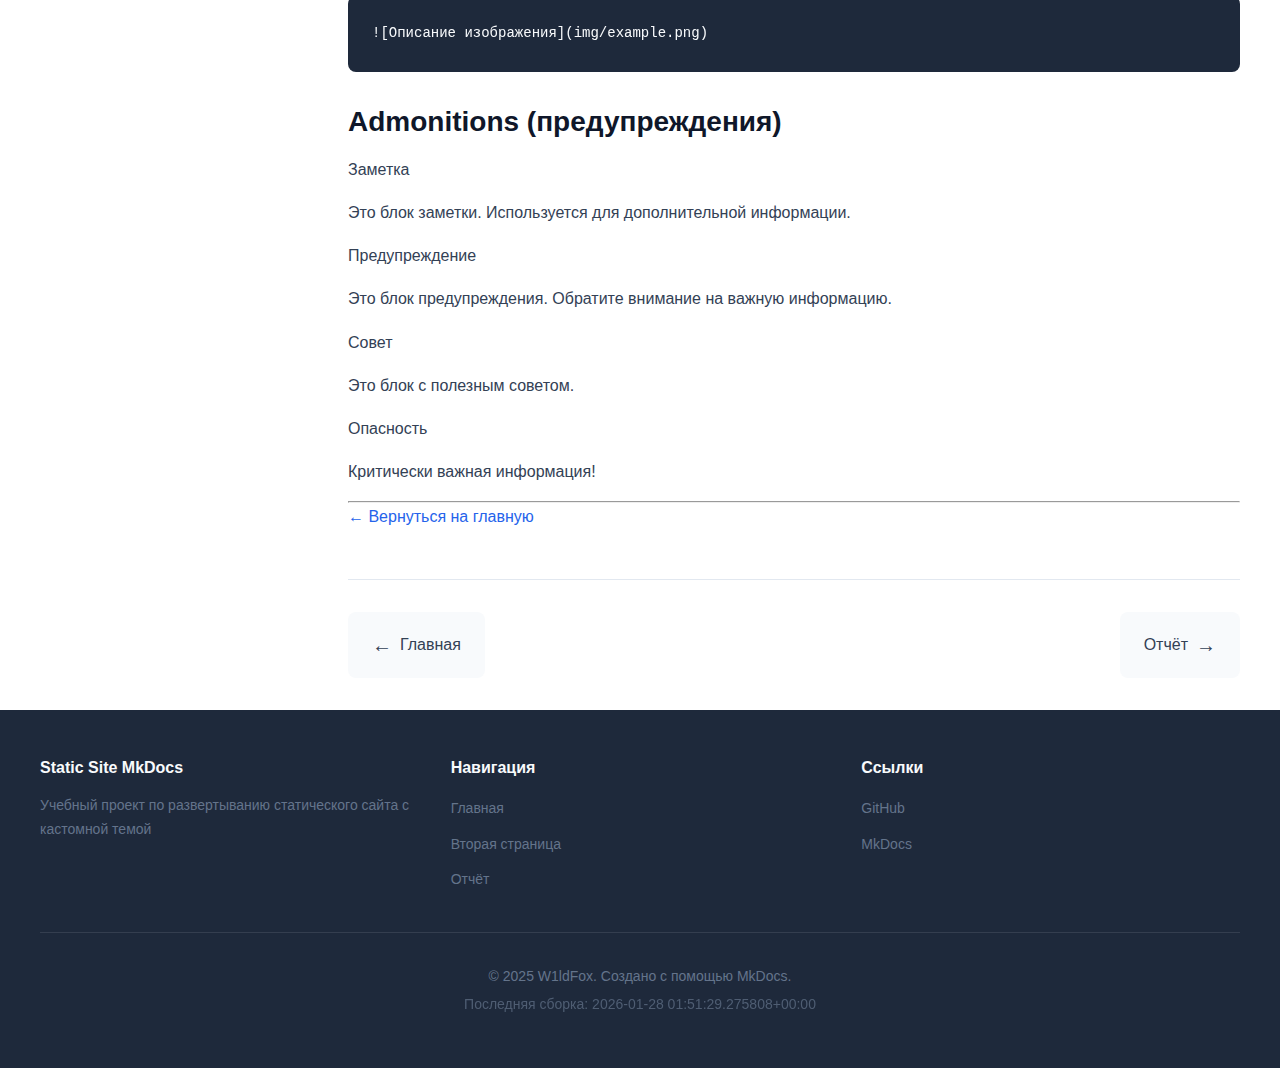
<file: second-page/index.html>
<!DOCTYPE html>
<html lang="ru">
<head>
    <meta charset="UTF-8">
    <meta name="viewport" content="width=device-width, initial-scale=1.0">
    
    <!-- Метаданные сайта -->
    <title>Вторая страница - Static Site MkDocs</title>
    <meta name="description" content="Учебный проект по развертыванию статического сайта с кастомной темой">
    <meta name="author" content="W1ldFox">
    <meta name="generator" content="MkDocs 1.6.1">
    
    <!-- Open Graph -->
    <meta property="og:title" content="Вторая страница - Static Site MkDocs">
    <meta property="og:description" content="Учебный проект по развертыванию статического сайта с кастомной темой">
    <meta property="og:type" content="website">
    <meta property="og:url" content="https://w1ldfox.github.io/static-site-mkdocs/">
    
    <!-- Favicon -->
    <link rel="icon" href="../img/favicon.ico" type="image/x-icon">
    
    <!-- Стили -->
    <link rel="stylesheet" href="../css/style.css">
    
    <!-- Дополнительные стили страницы -->
    
</head>
<body>
    <!-- Header -->
    <header class="site-header">
        <div class="header-container">
            <a href="https://w1ldfox.github.io/static-site-mkdocs/" class="logo">
                <span class="logo-icon">📚</span>
                <span class="logo-text">Static Site MkDocs</span>
            </a>
            
            <nav class="main-nav">
                <ul class="nav-list">
                    
                        
                            <li class="nav-item">
                                <a href=".." class="nav-link ">
                                    Главная
                                </a>
                            </li>
                        
                    
                        
                            <li class="nav-item">
                                <a href="./" class="nav-link active">
                                    Вторая страница
                                </a>
                            </li>
                        
                    
                        
                            <li class="nav-item">
                                <a href="../report/" class="nav-link ">
                                    Отчёт
                                </a>
                            </li>
                        
                    
                </ul>
            </nav>
            
            <button class="mobile-menu-toggle" aria-label="Открыть меню">
                <span class="hamburger"></span>
            </button>
        </div>
    </header>

    <!-- Main Content -->
    <main class="site-main">
        
        <div class="content-wrapper">
            <!-- Боковая навигация (опционально) -->
            
            <aside class="sidebar">
                <nav class="sidebar-nav">
                    <ul>
                        
                            <li>
                                <a href=".." >
                                    Главная
                                </a>
                            </li>
                        
                            <li>
                                <a href="./" class="active">
                                    Вторая страница
                                </a>
                            </li>
                        
                            <li>
                                <a href="../report/" >
                                    Отчёт
                                </a>
                            </li>
                        
                    </ul>
                </nav>
            </aside>
            
            
            <!-- Основной контент -->
            <article class="page-content">
                
                <h1 class="page-title">Вторая страница</h1>
                
                
                <h1 id="_1">Вторая страница</h1>
<p>Это демонстрационная страница для проверки работы темы с различными типами контента.</p>
<h2 id="_2">Заголовки разных уровней</h2>
<h3 id="_3">Заголовок третьего уровня</h3>
<p>Обычный текст под заголовком третьего уровня.</p>
<h4 id="_4">Заголовок четвёртого уровня</h4>
<p>Текст под заголовком четвёртого уровня.</p>
<h2 id="_5">Текстовое форматирование</h2>
<p>Это <strong>жирный текст</strong> и это <em>курсивный текст</em>. А это <strong><em>жирный курсив</em></strong>.</p>
<p>Можно использовать <code>inline code</code> прямо в тексте.</p>
<p>~~Зачёркнутый текст~~ тоже поддерживается.</p>
<h2 id="_6">Списки</h2>
<h3 id="_7">Маркированный список</h3>
<ul>
<li>Первый пункт списка</li>
<li>Второй пункт списка</li>
<li>Вложенный пункт</li>
<li>Ещё один вложенный</li>
<li>Третий пункт</li>
</ul>
<h3 id="_8">Нумерованный список</h3>
<ol>
<li>Первый шаг</li>
<li>Второй шаг</li>
<li>Третий шаг</li>
<li>Подшаг 3.1</li>
<li>Подшаг 3.2</li>
<li>Четвёртый шаг</li>
</ol>
<h2 id="_9">Блоки кода</h2>
<h3 id="python">Python</h3>
<pre class="codehilite"><code class="language-python">def hello_world():
    &quot;&quot;&quot;Функция приветствия.&quot;&quot;&quot;
    message = &quot;Hello, World!&quot;
    print(message)
    return message

if __name__ == &quot;__main__&quot;:
    hello_world()
</code></pre>

<h3 id="javascript">JavaScript</h3>
<pre class="codehilite"><code class="language-javascript">const greeting = (name) =&gt; {
    return `Hello, ${name}!`;
};

console.log(greeting('World'));
</code></pre>

<h3 id="bash">Bash</h3>
<pre class="codehilite"><code class="language-bash">#!/bin/bash
echo &quot;Building project...&quot;
mkdocs build
echo &quot;Done!&quot;
</code></pre>

<h2 id="_10">Цитаты</h2>
<blockquote>
<p>Это блок цитаты. Он может содержать несколько строк текста и обычно используется для выделения важной информации или цитирования источников.</p>
<p>— Автор цитаты</p>
</blockquote>
<h2 id="_11">Таблицы</h2>
<table>
<thead>
<tr>
<th>Название</th>
<th>Версия</th>
<th>Описание</th>
</tr>
</thead>
<tbody>
<tr>
<td>Python</td>
<td>3.14</td>
<td>Язык программирования</td>
</tr>
<tr>
<td>MkDocs</td>
<td>1.5+</td>
<td>Генератор сайтов</td>
</tr>
<tr>
<td>Node.js</td>
<td>18+</td>
<td>JavaScript runtime</td>
</tr>
<tr>
<td>GitHub Actions</td>
<td>-</td>
<td>CI/CD платформа</td>
</tr>
</tbody>
</table>
<h2 id="_12">Горизонтальная линия</h2>
<hr />
<h2 id="_13">Ссылки</h2>
<ul>
<li><a href="../">Внутренняя ссылка на главную</a></li>
<li><a href="https://github.com/W1ldFox/static-site-mkdocs">Внешняя ссылка на GitHub</a></li>
<li><a href="https://www.mkdocs.org/">MkDocs документация</a></li>
</ul>
<h2 id="_14">Изображения</h2>
<p>Для демонстрации работы с изображениями можно добавить картинку:</p>
<pre class="codehilite"><code class="language-markdown">![Описание изображения](img/example.png)
</code></pre>

<h2 id="admonitions">Admonitions (предупреждения)</h2>
<div class="admonition note">
<p class="admonition-title">Заметка</p>
<p>Это блок заметки. Используется для дополнительной информации.</p>
</div>
<div class="admonition warning">
<p class="admonition-title">Предупреждение</p>
<p>Это блок предупреждения. Обратите внимание на важную информацию.</p>
</div>
<div class="admonition tip">
<p class="admonition-title">Совет</p>
<p>Это блок с полезным советом.</p>
</div>
<div class="admonition danger">
<p class="admonition-title">Опасность</p>
<p>Критически важная информация!</p>
</div>
<hr />
<p><a href="../">← Вернуться на главную</a></p>
                
                <!-- Навигация между страницами -->
                
                <nav class="page-nav">
                    
                    <a href=".." class="nav-prev">
                        <span class="nav-arrow">←</span>
                        <span class="nav-label">Главная</span>
                    </a>
                    
                    
                    
                    <a href="../report/" class="nav-next">
                        <span class="nav-label">Отчёт</span>
                        <span class="nav-arrow">→</span>
                    </a>
                    
                </nav>
                
            </article>
        </div>
        
    </main>

    <!-- Footer -->
    <footer class="site-footer">
        <div class="footer-container">
            <div class="footer-content">
                <div class="footer-section">
                    <h3>Static Site MkDocs</h3>
                    <p>Учебный проект по развертыванию статического сайта с кастомной темой</p>
                </div>
                
                <div class="footer-section">
                    <h3>Навигация</h3>
                    <ul class="footer-nav">
                        
                            <li><a href="..">Главная</a></li>
                        
                            <li><a href="./">Вторая страница</a></li>
                        
                            <li><a href="../report/">Отчёт</a></li>
                        
                    </ul>
                </div>
                
                <div class="footer-section">
                    <h3>Ссылки</h3>
                    <ul class="footer-links">
                        <li><a href="https://github.com/W1ldFox/static-site-mkdocs" target="_blank" rel="noopener">GitHub</a></li>
                        <li><a href="https://www.mkdocs.org/" target="_blank" rel="noopener">MkDocs</a></li>
                    </ul>
                </div>
            </div>
            
            <div class="footer-bottom">
                <p>&copy; 2025 W1ldFox. Создано с помощью MkDocs.</p>
                <p class="build-info">Последняя сборка: 2026-01-28 01:51:29.275808+00:00</p>
            </div>
        </div>
    </footer>

    <!-- Скрипты -->
    <script src="../js/main.js"></script>
    
</body>
</html>
</file>
<file: css/style.css>
/* ============================================
   Custom Theme Styles for MkDocs
   Автор: W1ldFox
   ============================================ */

/* === CSS Variables (Кастомные свойства) === */
:root {
    /* Цветовая палитра */
    --color-primary: #2563eb;
    --color-primary-dark: #1d4ed8;
    --color-primary-light: #3b82f6;
    --color-secondary: #64748b;
    --color-accent: #06b6d4;
    
    /* Фоновые цвета */
    --color-bg: #ffffff;
    --color-bg-alt: #f8fafc;
    --color-bg-dark: #1e293b;
    
    /* Текстовые цвета */
    --color-text: #334155;
    --color-text-light: #64748b;
    --color-text-dark: #0f172a;
    --color-text-inverse: #f8fafc;
    
    /* Границы и тени */
    --color-border: #e2e8f0;
    --shadow-sm: 0 1px 2px 0 rgb(0 0 0 / 0.05);
    --shadow-md: 0 4px 6px -1px rgb(0 0 0 / 0.1), 0 2px 4px -2px rgb(0 0 0 / 0.1);
    --shadow-lg: 0 10px 15px -3px rgb(0 0 0 / 0.1), 0 4px 6px -4px rgb(0 0 0 / 0.1);
    
    /* Типографика */
    --font-sans: 'Inter', -apple-system, BlinkMacSystemFont, 'Segoe UI', Roboto, sans-serif;
    --font-mono: 'Fira Code', 'JetBrains Mono', Consolas, monospace;
    
    /* Размеры */
    --header-height: 64px;
    --sidebar-width: 260px;
    --content-max-width: 900px;
    --container-max-width: 1200px;
    
    /* Отступы */
    --spacing-xs: 0.25rem;
    --spacing-sm: 0.5rem;
    --spacing-md: 1rem;
    --spacing-lg: 1.5rem;
    --spacing-xl: 2rem;
    --spacing-2xl: 3rem;
    
    /* Скругления */
    --radius-sm: 4px;
    --radius-md: 8px;
    --radius-lg: 12px;
    --radius-full: 9999px;
    
    /* Переходы */
    --transition-fast: 150ms ease;
    --transition-normal: 250ms ease;
}

/* === Reset и базовые стили === */
*,
*::before,
*::after {
    box-sizing: border-box;
    margin: 0;
    padding: 0;
}

html {
    scroll-behavior: smooth;
    font-size: 16px;
}

body {
    font-family: var(--font-sans);
    font-size: 1rem;
    line-height: 1.7;
    color: var(--color-text);
    background-color: var(--color-bg);
    min-height: 100vh;
    display: flex;
    flex-direction: column;
}

/* === Типографика === */
h1, h2, h3, h4, h5, h6 {
    color: var(--color-text-dark);
    font-weight: 600;
    line-height: 1.3;
    margin-top: var(--spacing-xl);
    margin-bottom: var(--spacing-md);
}

h1 { font-size: 2.25rem; }
h2 { font-size: 1.75rem; }
h3 { font-size: 1.375rem; }
h4 { font-size: 1.125rem; }
h5 { font-size: 1rem; }
h6 { font-size: 0.875rem; }

p {
    margin-bottom: var(--spacing-md);
}

a {
    color: var(--color-primary);
    text-decoration: none;
    transition: color var(--transition-fast);
}

a:hover {
    color: var(--color-primary-dark);
    text-decoration: underline;
}

/* === Header === */
.site-header {
    position: fixed;
    top: 0;
    left: 0;
    right: 0;
    height: var(--header-height);
    background: var(--color-bg);
    border-bottom: 1px solid var(--color-border);
    box-shadow: var(--shadow-sm);
    z-index: 1000;
}

.header-container {
    max-width: var(--container-max-width);
    margin: 0 auto;
    padding: 0 var(--spacing-lg);
    height: 100%;
    display: flex;
    align-items: center;
    justify-content: space-between;
}

.logo {
    display: flex;
    align-items: center;
    gap: var(--spacing-sm);
    font-size: 1.25rem;
    font-weight: 700;
    color: var(--color-text-dark);
    text-decoration: none;
}

.logo:hover {
    color: var(--color-primary);
    text-decoration: none;
}

.logo-icon {
    font-size: 1.5rem;
}

/* === Навигация === */
.main-nav {
    display: flex;
    align-items: center;
}

.nav-list {
    display: flex;
    list-style: none;
    gap: var(--spacing-xs);
}

.nav-item {
    position: relative;
}

.nav-link {
    display: block;
    padding: var(--spacing-sm) var(--spacing-md);
    color: var(--color-text);
    font-weight: 500;
    border-radius: var(--radius-md);
    transition: all var(--transition-fast);
}

.nav-link:hover,
.nav-link.active {
    color: var(--color-primary);
    background-color: var(--color-bg-alt);
    text-decoration: none;
}

.nav-link.active {
    color: var(--color-primary);
    background-color: rgba(37, 99, 235, 0.1);
}

/* Dropdown меню */
.has-dropdown .dropdown {
    position: absolute;
    top: 100%;
    left: 0;
    min-width: 200px;
    background: var(--color-bg);
    border: 1px solid var(--color-border);
    border-radius: var(--radius-md);
    box-shadow: var(--shadow-lg);
    opacity: 0;
    visibility: hidden;
    transform: translateY(-10px);
    transition: all var(--transition-normal);
    list-style: none;
    padding: var(--spacing-sm);
}

.has-dropdown:hover .dropdown {
    opacity: 1;
    visibility: visible;
    transform: translateY(0);
}

.dropdown-link {
    display: block;
    padding: var(--spacing-sm) var(--spacing-md);
    color: var(--color-text);
    border-radius: var(--radius-sm);
}

.dropdown-link:hover {
    background-color: var(--color-bg-alt);
    text-decoration: none;
}

/* Мобильное меню */
.mobile-menu-toggle {
    display: none;
    background: none;
    border: none;
    cursor: pointer;
    padding: var(--spacing-sm);
}

.hamburger {
    display: block;
    width: 24px;
    height: 2px;
    background-color: var(--color-text);
    position: relative;
}

.hamburger::before,
.hamburger::after {
    content: '';
    position: absolute;
    width: 100%;
    height: 2px;
    background-color: var(--color-text);
    left: 0;
}

.hamburger::before { top: -7px; }
.hamburger::after { bottom: -7px; }

/* === Main Content === */
.site-main {
    flex: 1;
    margin-top: var(--header-height);
    padding: var(--spacing-xl) var(--spacing-lg);
}

.content-wrapper {
    max-width: var(--container-max-width);
    margin: 0 auto;
    display: flex;
    gap: var(--spacing-2xl);
}

/* === Sidebar === */
.sidebar {
    flex-shrink: 0;
    width: var(--sidebar-width);
}

.sidebar-nav {
    position: sticky;
    top: calc(var(--header-height) + var(--spacing-xl));
}

.sidebar-nav ul {
    list-style: none;
}

.sidebar-nav a {
    display: block;
    padding: var(--spacing-sm) var(--spacing-md);
    color: var(--color-text);
    border-left: 3px solid transparent;
    border-radius: 0 var(--radius-sm) var(--radius-sm) 0;
    transition: all var(--transition-fast);
}

.sidebar-nav a:hover,
.sidebar-nav a.active {
    color: var(--color-primary);
    background-color: var(--color-bg-alt);
    border-left-color: var(--color-primary);
    text-decoration: none;
}

/* === Page Content === */
.page-content {
    flex: 1;
    max-width: var(--content-max-width);
    min-width: 0;
}

.page-title {
    margin-top: 0;
    margin-bottom: var(--spacing-xl);
    padding-bottom: var(--spacing-md);
    border-bottom: 2px solid var(--color-border);
}

/* === Навигация между страницами === */
.page-nav {
    display: flex;
    justify-content: space-between;
    gap: var(--spacing-md);
    margin-top: var(--spacing-2xl);
    padding-top: var(--spacing-xl);
    border-top: 1px solid var(--color-border);
}

.nav-prev,
.nav-next {
    display: flex;
    align-items: center;
    gap: var(--spacing-sm);
    padding: var(--spacing-md) var(--spacing-lg);
    background-color: var(--color-bg-alt);
    border-radius: var(--radius-md);
    color: var(--color-text);
    font-weight: 500;
    transition: all var(--transition-fast);
}

.nav-prev:hover,
.nav-next:hover {
    background-color: var(--color-primary);
    color: var(--color-text-inverse);
    text-decoration: none;
}

.nav-next {
    margin-left: auto;
}

.nav-arrow {
    font-size: 1.25rem;
}

/* === Footer === */
.site-footer {
    background-color: var(--color-bg-dark);
    color: var(--color-text-inverse);
    padding: var(--spacing-2xl) var(--spacing-lg);
    margin-top: auto;
}

.footer-container {
    max-width: var(--container-max-width);
    margin: 0 auto;
}

.footer-content {
    display: grid;
    grid-template-columns: repeat(auto-fit, minmax(200px, 1fr));
    gap: var(--spacing-xl);
    margin-bottom: var(--spacing-xl);
}

.footer-section h3 {
    color: var(--color-text-inverse);
    font-size: 1rem;
    margin-top: 0;
    margin-bottom: var(--spacing-md);
}

.footer-section p {
    color: var(--color-secondary);
    font-size: 0.875rem;
}

.footer-nav,
.footer-links {
    list-style: none;
}

.footer-nav li,
.footer-links li {
    margin-bottom: var(--spacing-sm);
}

.footer-nav a,
.footer-links a {
    color: var(--color-secondary);
    font-size: 0.875rem;
    transition: color var(--transition-fast);
}

.footer-nav a:hover,
.footer-links a:hover {
    color: var(--color-text-inverse);
}

.footer-bottom {
    padding-top: var(--spacing-xl);
    border-top: 1px solid rgba(255, 255, 255, 0.1);
    text-align: center;
}

.footer-bottom p {
    color: var(--color-secondary);
    font-size: 0.875rem;
    margin-bottom: var(--spacing-xs);
}

.build-info {
    font-size: 0.75rem;
    opacity: 0.7;
}

/* === Контент страницы (Markdown) === */
.page-content img {
    max-width: 100%;
    height: auto;
    border-radius: var(--radius-md);
    margin: var(--spacing-md) 0;
}

.page-content ul,
.page-content ol {
    margin-bottom: var(--spacing-md);
    padding-left: var(--spacing-xl);
}

.page-content li {
    margin-bottom: var(--spacing-sm);
}

.page-content blockquote {
    margin: var(--spacing-lg) 0;
    padding: var(--spacing-md) var(--spacing-lg);
    border-left: 4px solid var(--color-primary);
    background-color: var(--color-bg-alt);
    border-radius: 0 var(--radius-md) var(--radius-md) 0;
}

.page-content blockquote p:last-child {
    margin-bottom: 0;
}

/* Код */
.page-content code {
    font-family: var(--font-mono);
    font-size: 0.875em;
    padding: 0.2em 0.4em;
    background-color: var(--color-bg-alt);
    border-radius: var(--radius-sm);
    color: var(--color-primary-dark);
}

.page-content pre {
    margin: var(--spacing-lg) 0;
    padding: var(--spacing-lg);
    background-color: var(--color-bg-dark);
    border-radius: var(--radius-md);
    overflow-x: auto;
}

.page-content pre code {
    background: none;
    padding: 0;
    color: var(--color-text-inverse);
    font-size: 0.875rem;
    line-height: 1.6;
}

/* Таблицы */
.page-content table {
    width: 100%;
    margin: var(--spacing-lg) 0;
    border-collapse: collapse;
    font-size: 0.875rem;
}

.page-content th,
.page-content td {
    padding: var(--spacing-sm) var(--spacing-md);
    border: 1px solid var(--color-border);
    text-align: left;
}

.page-content th {
    background-color: var(--color-bg-alt);
    font-weight: 600;
}

.page-content tr:hover {
    background-color: var(--color-bg-alt);
}

/* === Специальные стили для главной страницы === */
.home-hero {
    text-align: center;
    padding: var(--spacing-2xl) 0;
    margin-bottom: var(--spacing-2xl);
    background: linear-gradient(135deg, var(--color-primary) 0%, var(--color-accent) 100%);
    border-radius: var(--radius-lg);
    color: var(--color-text-inverse);
}

.home-hero h1 {
    color: var(--color-text-inverse);
    font-size: 2.5rem;
    margin-bottom: var(--spacing-md);
}

.home-hero p {
    font-size: 1.125rem;
    opacity: 0.9;
    max-width: 600px;
    margin: 0 auto var(--spacing-lg);
}

.home-hero .btn {
    display: inline-block;
    padding: var(--spacing-md) var(--spacing-xl);
    background-color: var(--color-bg);
    color: var(--color-primary);
    font-weight: 600;
    border-radius: var(--radius-full);
    transition: all var(--transition-fast);
}

.home-hero .btn:hover {
    transform: translateY(-2px);
    box-shadow: var(--shadow-lg);
    text-decoration: none;
}

/* Карточки фич */
.features {
    display: grid;
    grid-template-columns: repeat(auto-fit, minmax(250px, 1fr));
    gap: var(--spacing-lg);
    margin: var(--spacing-2xl) 0;
}

.feature-card {
    padding: var(--spacing-xl);
    background-color: var(--color-bg-alt);
    border-radius: var(--radius-lg);
    border: 1px solid var(--color-border);
    transition: all var(--transition-normal);
}

.feature-card:hover {
    transform: translateY(-4px);
    box-shadow: var(--shadow-md);
    border-color: var(--color-primary);
}

.feature-card .icon {
    font-size: 2rem;
    margin-bottom: var(--spacing-md);
}

.feature-card h3 {
    margin-top: 0;
    margin-bottom: var(--spacing-sm);
}

.feature-card p {
    color: var(--color-text-light);
    margin-bottom: 0;
    font-size: 0.875rem;
}

/* === Адаптивность === */
@media (max-width: 1024px) {
    .sidebar {
        display: none;
    }
    
    .content-wrapper {
        flex-direction: column;
    }
}

@media (max-width: 768px) {
    :root {
        --header-height: 56px;
    }
    
    h1 { font-size: 1.75rem; }
    h2 { font-size: 1.5rem; }
    h3 { font-size: 1.25rem; }
    
    .main-nav {
        position: fixed;
        top: var(--header-height);
        left: 0;
        right: 0;
        bottom: 0;
        background: var(--color-bg);
        padding: var(--spacing-lg);
        transform: translateX(100%);
        transition: transform var(--transition-normal);
        overflow-y: auto;
    }
    
    .main-nav.is-open {
        transform: translateX(0);
    }
    
    .nav-list {
        flex-direction: column;
        gap: var(--spacing-sm);
    }
    
    .mobile-menu-toggle {
        display: block;
    }
    
    .has-dropdown .dropdown {
        position: static;
        opacity: 1;
        visibility: visible;
        transform: none;
        box-shadow: none;
        border: none;
        padding-left: var(--spacing-lg);
        background: transparent;
    }
    
    .page-nav {
        flex-direction: column;
    }
    
    .nav-next {
        margin-left: 0;
    }
    
    .home-hero {
        padding: var(--spacing-xl);
    }
    
    .home-hero h1 {
        font-size: 1.75rem;
    }
    
    .footer-content {
        grid-template-columns: 1fr;
    }
}

/* === Утилиты === */
.visually-hidden {
    position: absolute;
    width: 1px;
    height: 1px;
    padding: 0;
    margin: -1px;
    overflow: hidden;
    clip: rect(0, 0, 0, 0);
    white-space: nowrap;
    border: 0;
}

.text-center { text-align: center; }
.text-left { text-align: left; }
.text-right { text-align: right; }

.mt-0 { margin-top: 0; }
.mb-0 { margin-bottom: 0; }
</file>
